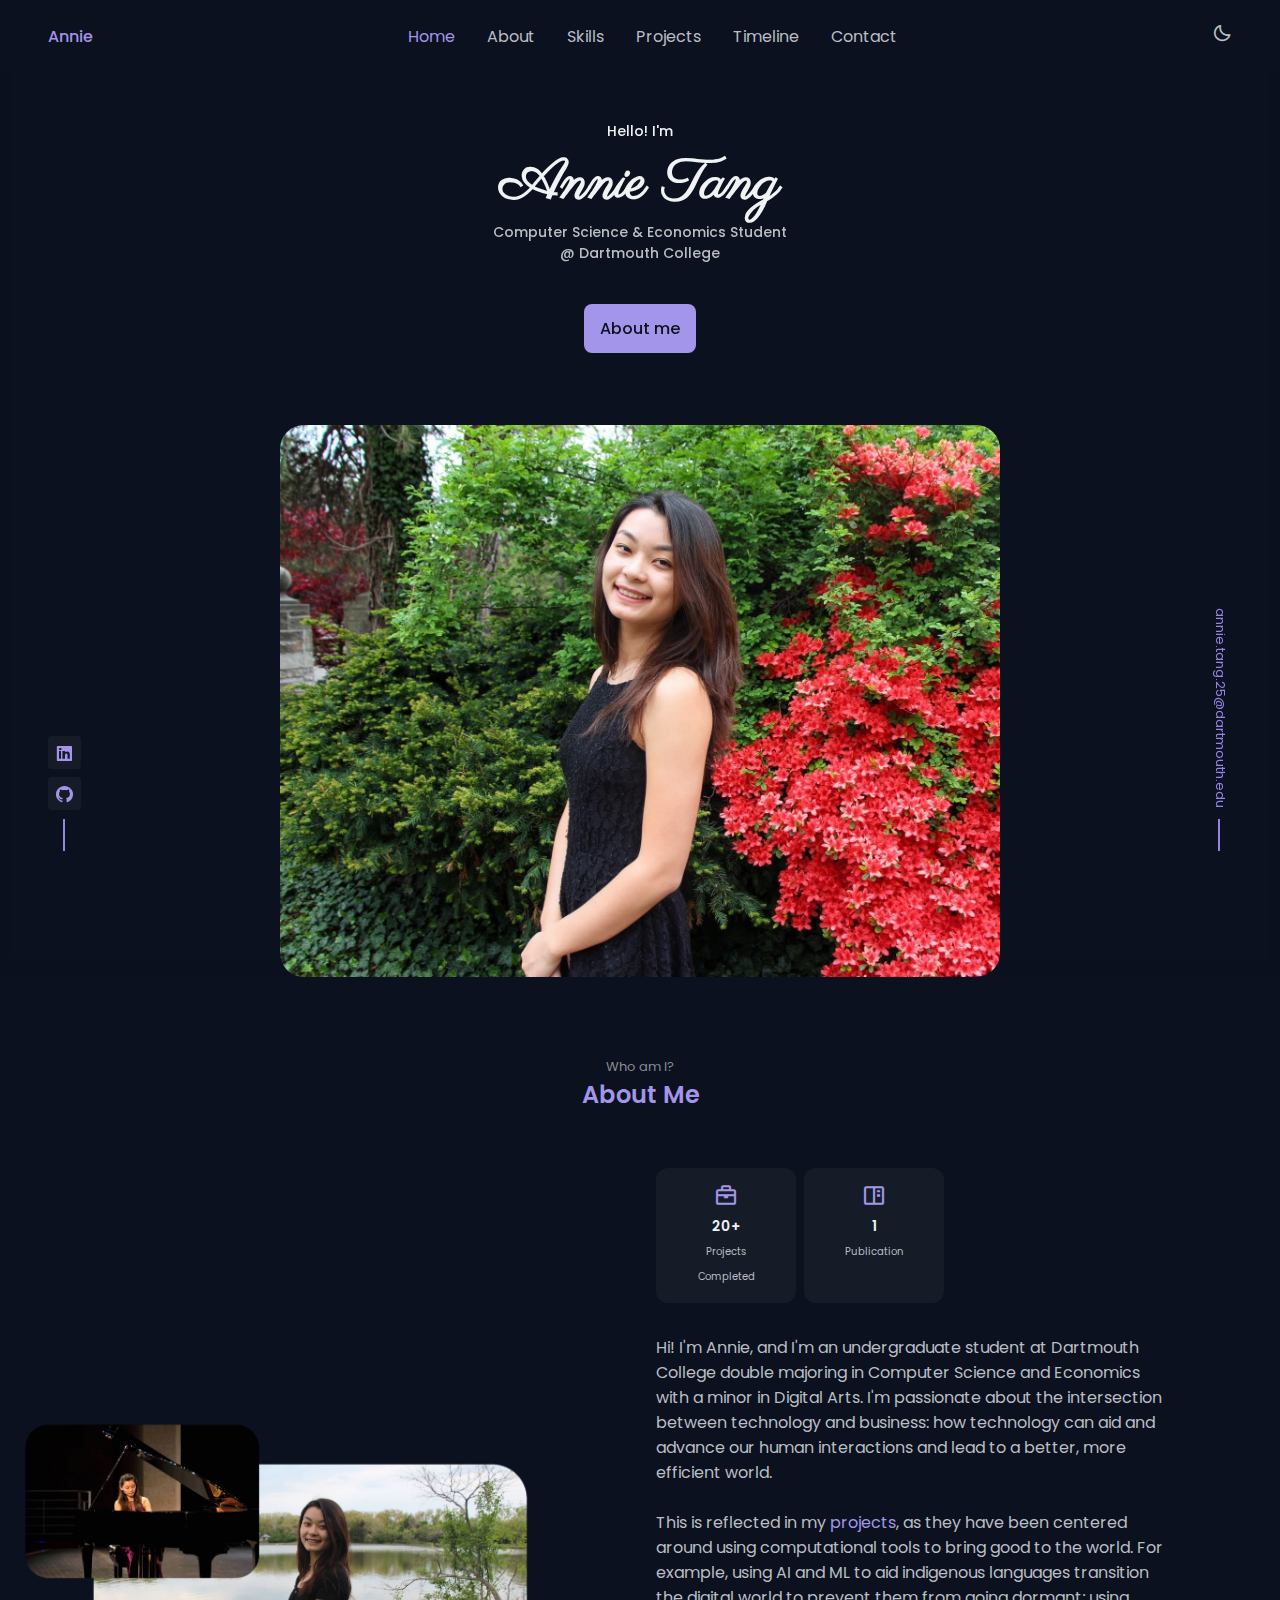
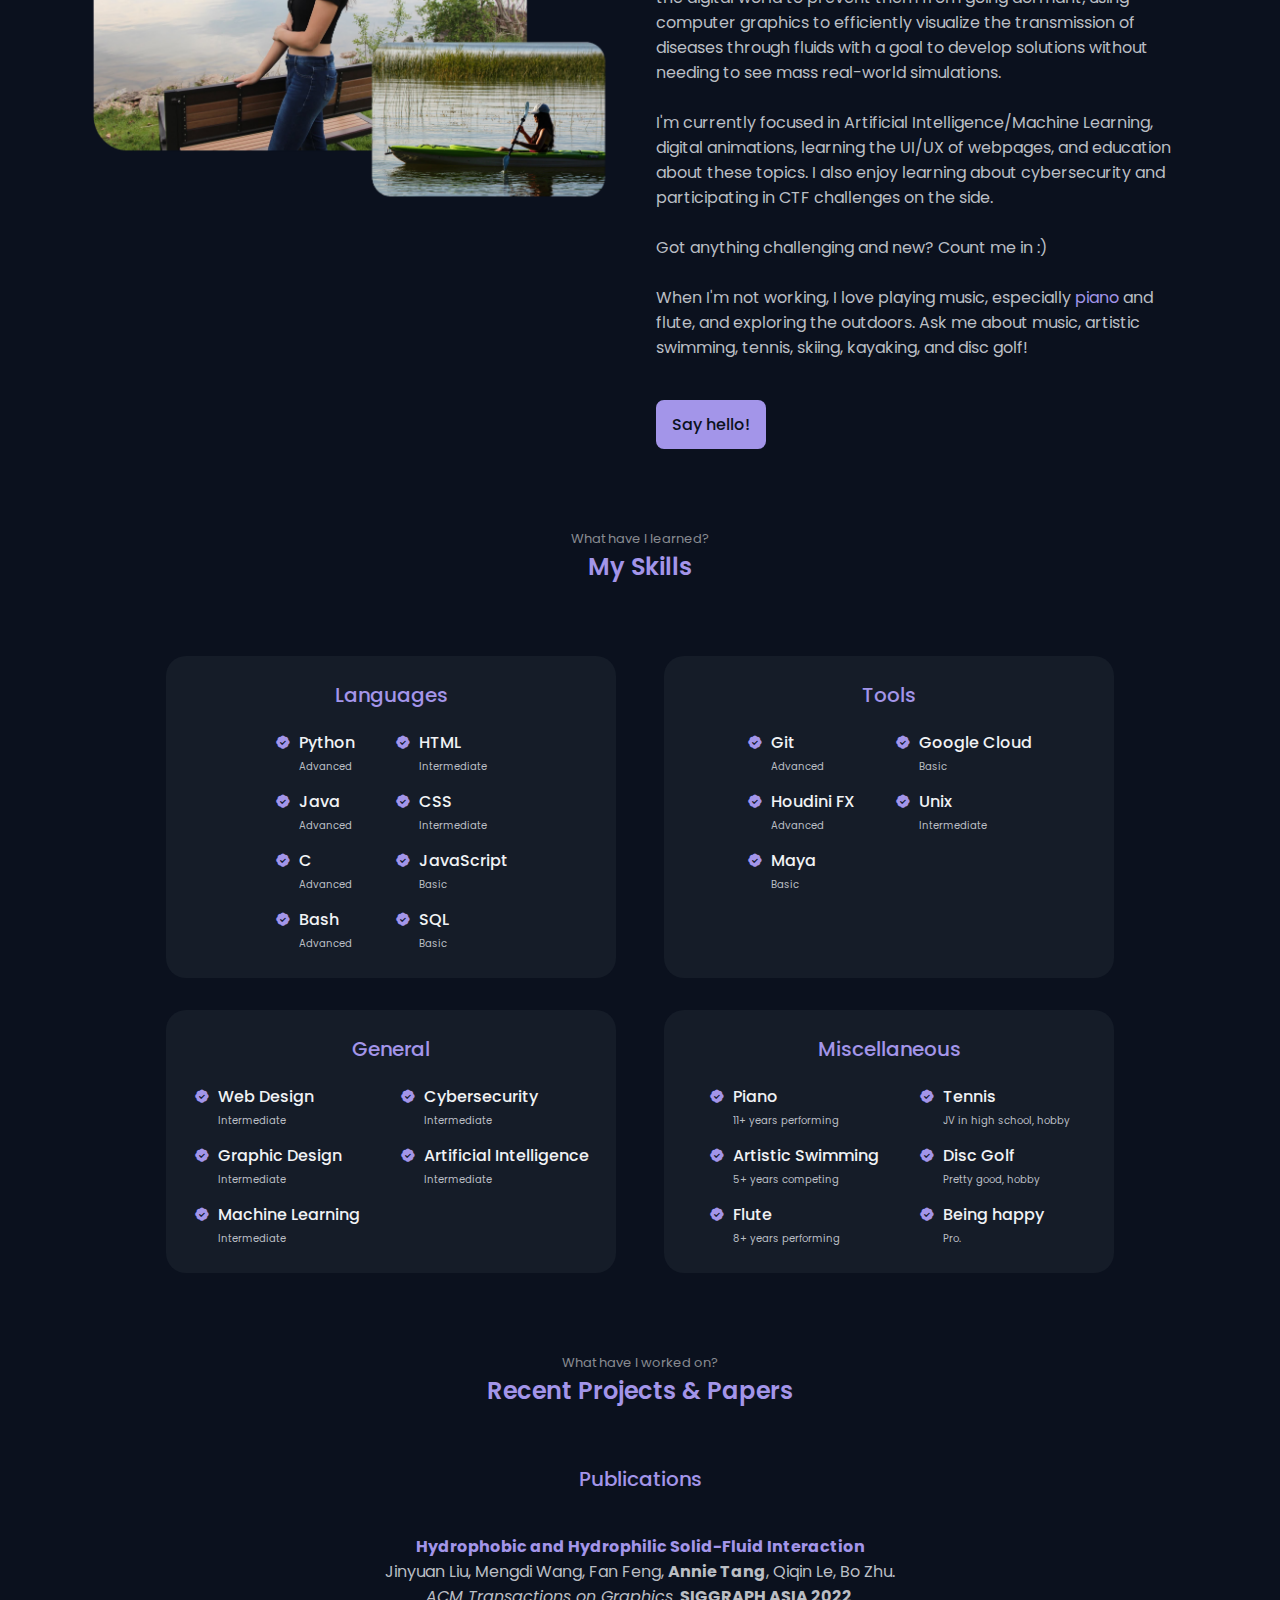
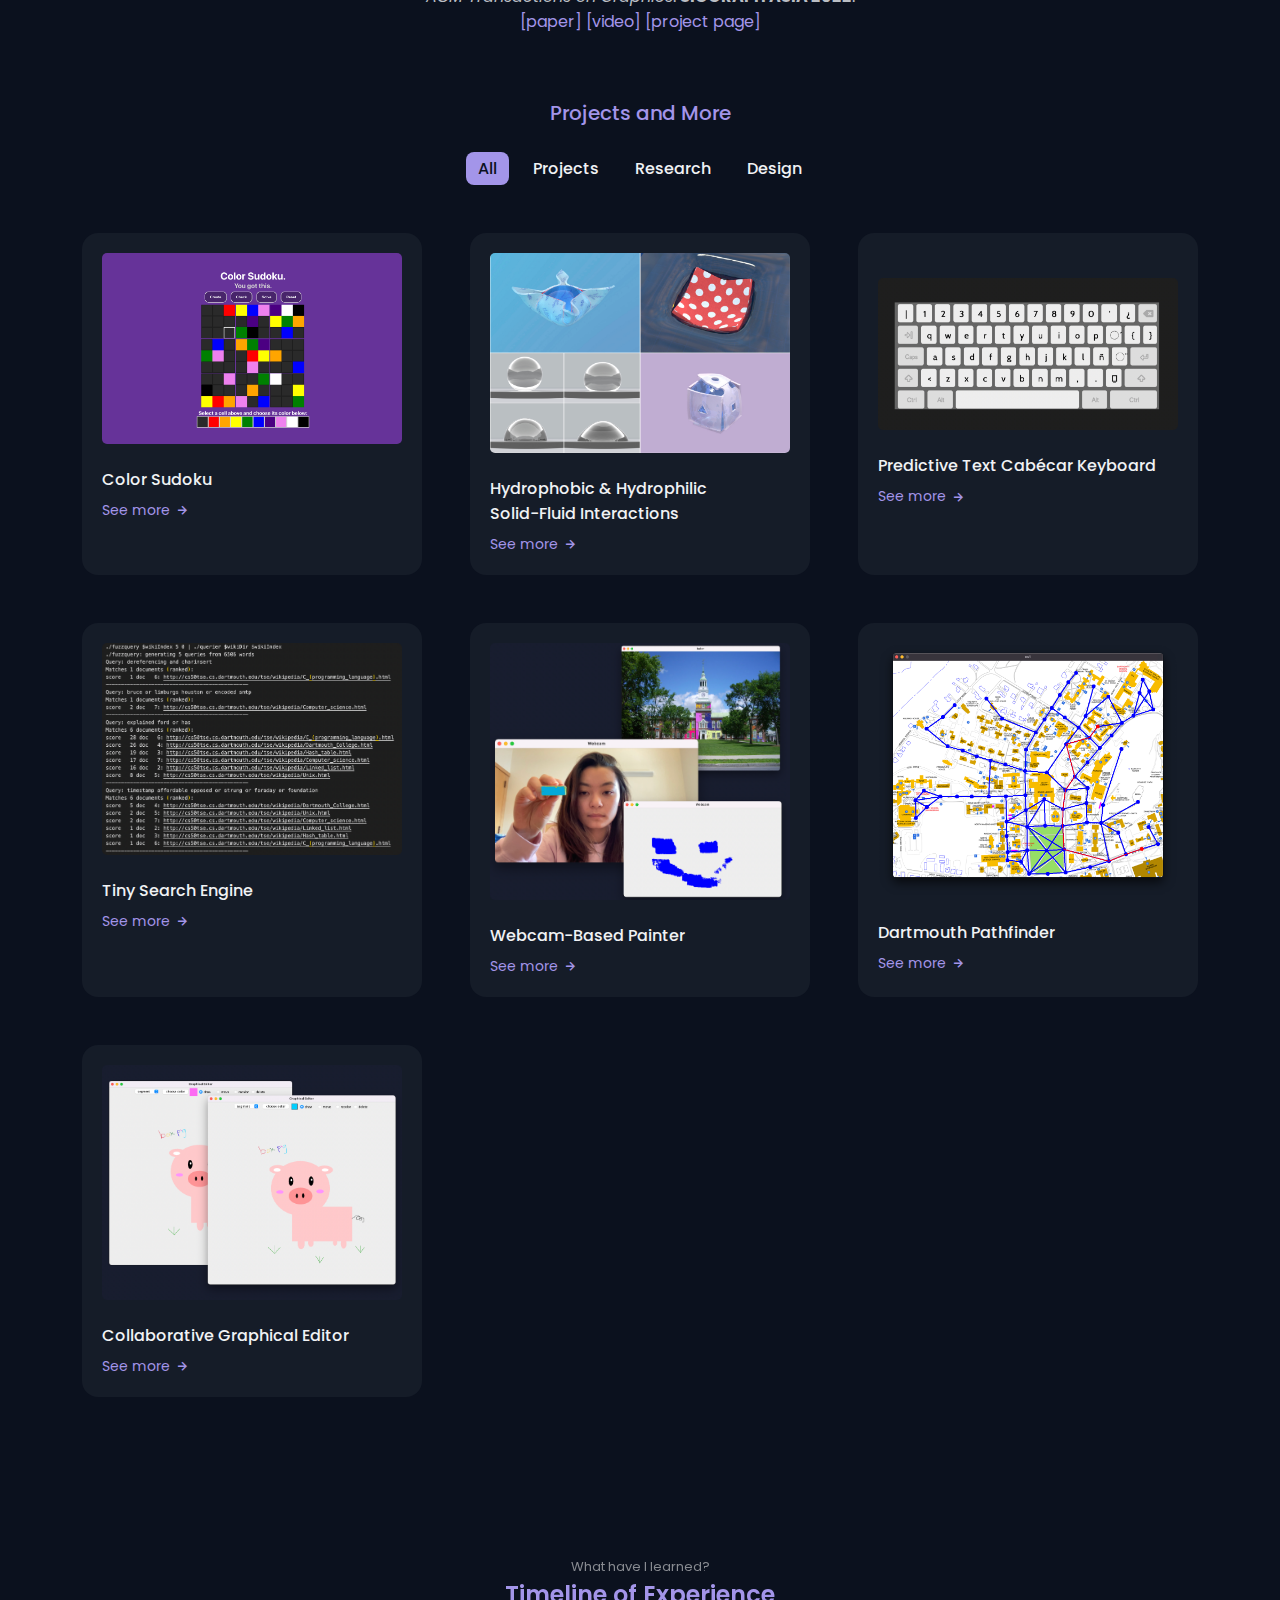
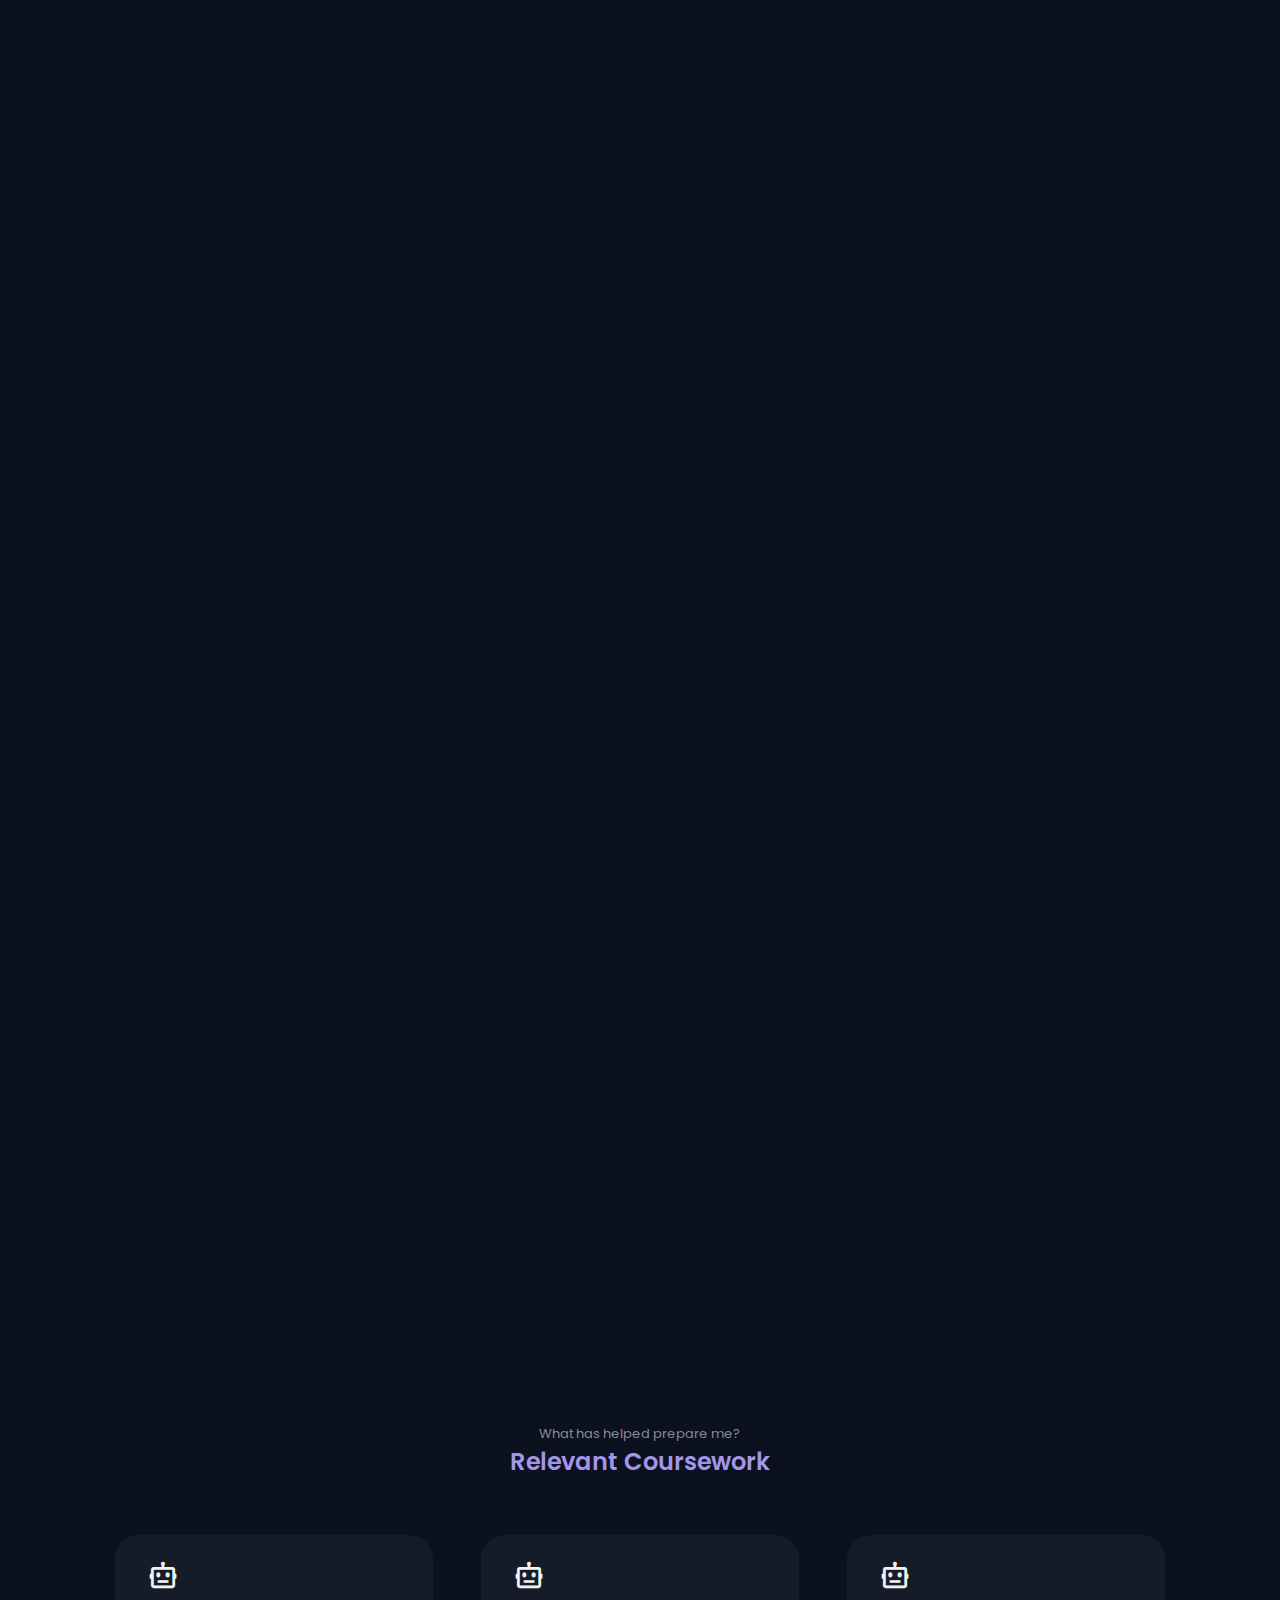
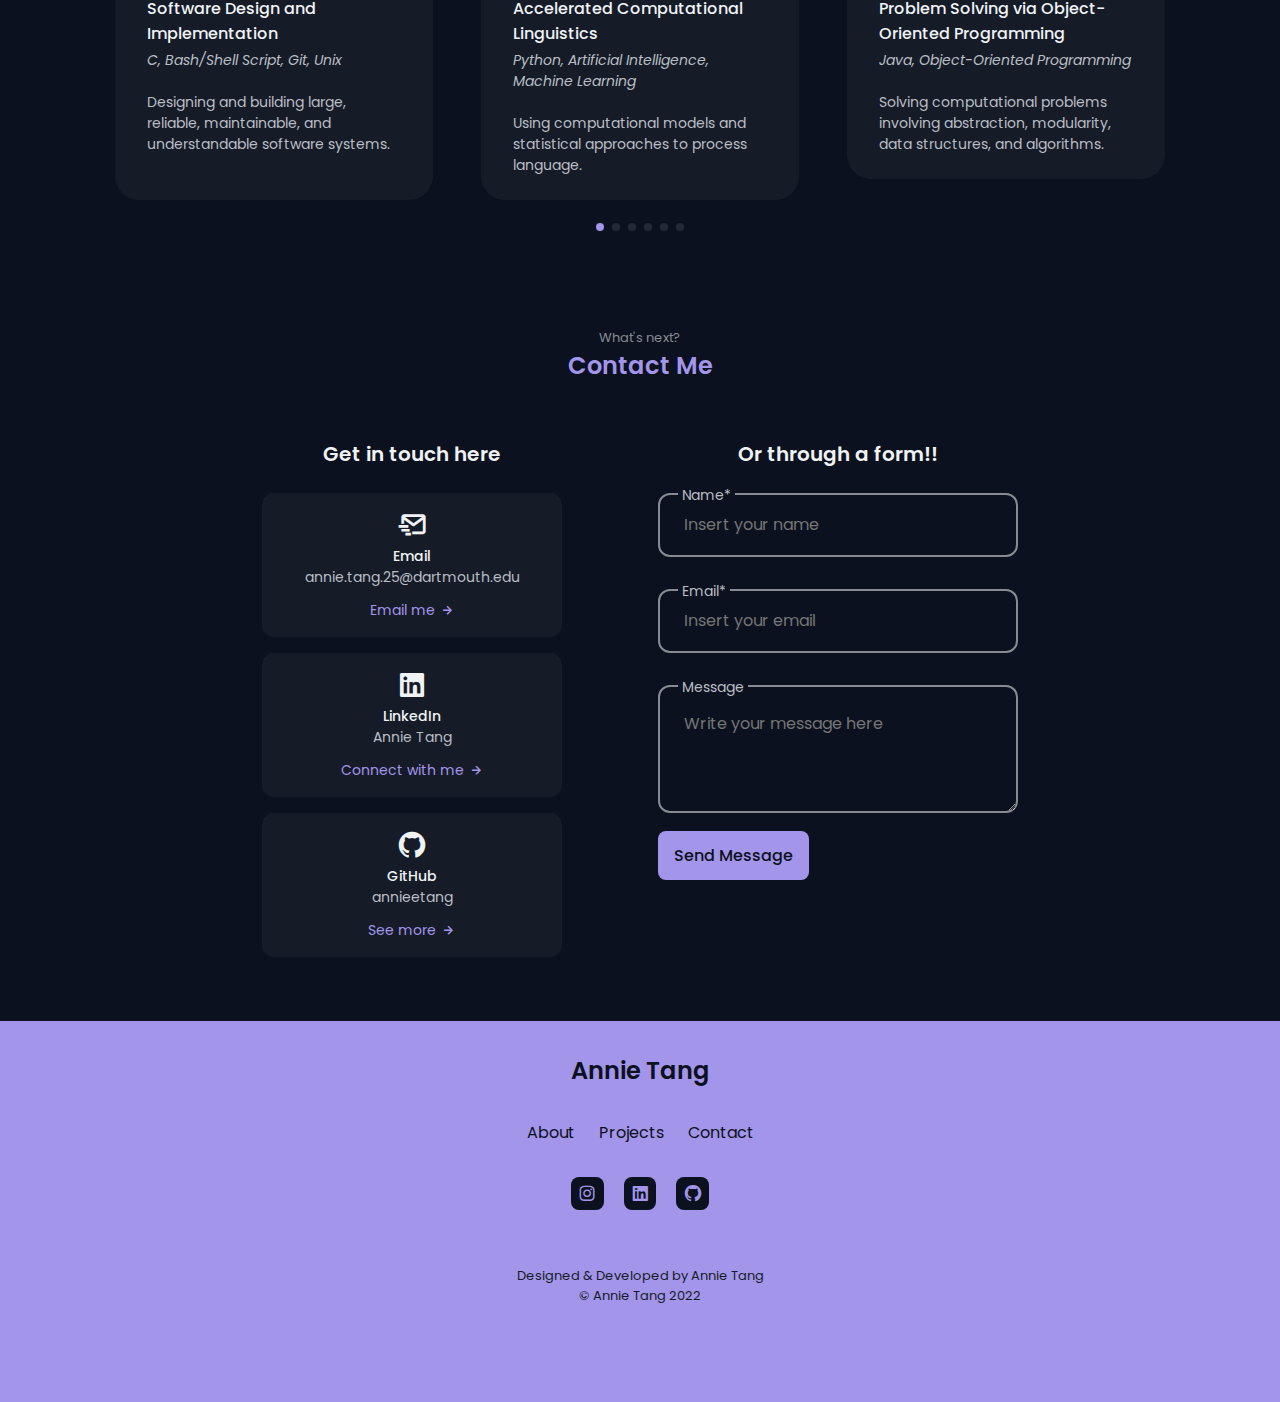
<file: index.html>
<!-- 
    Annie's Personal Website
    
    Annie Tang
    June 2022 - present 
-->

<!DOCTYPE html>
    <html lang="en">
    <head>
        <meta charset="UTF-8">
	    <meta name="author" content="Annie Tang">
        <meta name="viewport" content="width=device-width, initial-scale=1.0">

        <!--=============== FAVICON ===============-->
        <link rel="shortcut icon" href="assets/img/thicker_favicon.png" type="image/x-icon">

        <!--=============== BOXICONS ===============-->
        <link href='https://unpkg.com/boxicons@2.1.2/css/boxicons.min.css' rel='stylesheet'>

        <!--=============== SWIPER CSS ===============-->
        <link rel="stylesheet" href="assets/css/swiper-bundle.min.css">

        <!--=============== CSS ===============-->
        <link rel="stylesheet" href="assets/css/styles.css">
        <link rel="stylesheet" href="assets/css/success.css">

        <title> Annie Tang</title>
    </head>
    <body>
        <!--=============== HEADER ===============-->
        <header class="header" id="header">
            <nav class="nav container">
                <a href="#" class="nav__logo">Annie</a>

                <!-- top nav bar -->
                <div class="topnav">
                    <ul class="nav__list">
                        <li>
                            <a href="#home" class="topnav-links topnav-active">Home</a>
                        </li>
                        <li>
                            <a href="#about" class="topnav-links">About</a>
                        </li>
                        <li>
                            <a href="#skills" class="topnav-links">Skills</a>
                        </li>
                        <li>
                            <a href="#projects" class="topnav-links">Projects</a>
                        </li>
                        <li>
                            <a href="#timeline" class="topnav-links">Timeline</a>
                        </li>
                        <li>
                            <a href="#contact" class="topnav-links">Contact</a>
                        </li>
                    </ul>
                </div>

                <!-- bottom nav menu -->
                <div class="nav__menu">
                    <ul class="nav__list">
                        <li class="nav__item">
                            <a href="#home" class="nav__link active-link">
                                <i class='bx bx-home'></i>
                            </a>
                        </li>

                        <li class="nav__item">
                            <a href="#about" class="nav__link">
                                <i class='bx bx-user'></i>
                            </a>
                        </li>

                        <li class="nav__item">
                            <a href="#skills" class="nav__link">
                                <i class='bx bx-book'></i>
                            </a>
                        </li>

                        <li class="nav__item">
                            <a href="#projects" class="nav__link">
                                <i class='bx bx-briefcase-alt'></i>
                            </a>
                        </li>

                        <li class="nav__item">
                            <a href="#timeline" class="nav__link">
                                <i class='bx bxs-graduation'></i>
                            </a>
                        </li>

                        <li class="nav__item">
                            <a href="#contact" class="nav__link">
                                <i class='bx bx-message-rounded-detail'></i>
                            </a>
                        </li>
                    </ul>
                </div>
                
                <!-- Theme change button -->
                <div class="theme-tooltip">
                    <i class='bx bx-moon change-theme' id="theme-button"></i>
                    <span class="theme-tooltip-text">Light/Dark</span>
                </div>
            </nav>
        </header>

        <!--=============== MAIN ===============-->
        <main class="main">
            <!--=============== HOME ===============-->
            <section class="home section" id="home">
                <div class="bg"> 
                    <div class="home__container container grid"> 
                        <div class="home__data">
                            <br>
                            <span class="home__greeting">Hello! I'm</span>
                            <h1 class="home__name">Annie Tang</h1>
                            <h3 class="home__education">Computer Science & Economics Student <br> @ Dartmouth College</h3>
                            <div class="home__buttons">
                                <!-- <a download="" href="assets/pdf/resume.pdf" class="button button--ghost">
                                    Resume
                                </a> -->
                                <a href="#about" class="button">About me</a>
                            </div>
                        </div>
                        <img src="assets/img/about_pic.jpeg" alt="" class="home__img">
                        <!-- </div> -->

                        <div class="home__social">
                            <a href="https://www.linkedin.com/in/annietang25/" target="_blank" class="home__social-link">
                                <i class='bx bxl-linkedin-square' ></i>
                            </a>

                            <a href="https://github.com/annieetang" target="_blank" class="home__social-link">
                                <i class='bx bxl-github' ></i>
                            </a>
                        </div>
                        <a href="mailto:annie.tang.25@dartmouth.edu" class="home__email">
                            <span class="home__email-name">annie.tang.25@dartmouth.edu</span>
                        </a>
                    </div>
                </div>
            </section>
            
            <!--=============== ABOUT ===============-->
            <section class="about section" id="about">
                <span class="section__subtitle">Who am I?</span>
                <h2 class="section__title">About Me</h2>

                <div class="about__container container grid">
                    <img src="assets/img/annieCollage.png" alt="" class="about__img">

                    <div class="about__data">
                        <div class="about__info">

                            <div class="about__box">
                                <i class='bx bx-briefcase about__icon' ></i>
                                <h3 class="about__title">20+</h3>
                                <span class="about__subtitle">Projects Completed</span>
                            </div>

                            <div class="about__box">
                                <i class='bx bx-book-content about__icon'></i>
                                <h3 class="about__title">1</h3>
                                <span class="about__subtitle">Publication</span>
                            </div>
                        </div>

                        <p class="about__description">
                            Hi! I'm Annie, and I'm an undergraduate student at Dartmouth College double majoring in Computer Science and Economics with a minor in Digital Arts.
                            I'm passionate about the intersection between technology and business: how technology can aid and advance our human interactions and lead to a better, more efficient world.
                            <br><br>
                            This is reflected in my <a href="#projects" class="hyperlinks">projects</a>, as they have been centered around using computational tools to bring good to the world. For example, using AI and ML to aid indigenous languages transition the digital world to prevent them from going dormant; using computer graphics to efficiently visualize the transmission of diseases through fluids with a goal to develop solutions without needing to see mass real-world simulations.
                            <br><br>
                            I'm currently focused in Artificial Intelligence/Machine Learning, digital animations, learning the UI/UX of webpages, and education about these topics. I also enjoy learning about cybersecurity and participating in CTF challenges on the side. 
                            <br><br>
                            Got anything challenging and new? Count me in :)
                            <br><br>
                            When I'm not working, I love playing music, especially <a href="https://youtu.be/kiFnySL2PPo" class="hyperlinks">piano</a> and flute, and exploring the outdoors. Ask me about music, artistic swimming, tennis, skiing, kayaking, and disc golf!
                        </p>

                        <a href="#contact" class="button">Say hello!</a>
                    </div>
                </div>
            </section>

            <!--=============== SKILLS ===============-->
            <section class="skills section" id="skills">
                <span class="section__subtitle">What have I learned?</span>
                <h2 class="section__title">My Skills</h2>

                <div class="skills__container container grid">
                    <!-- Programming & Scripting Languages -->
                    <div class="skills__content">
                        <h3 class="skills__title">Languages</h3>

                        <div class="skills__box">
                            <div class="skills__group">
                                <div class="skills__data">
                                    <i class='bx bxs-badge-check' ></i>

                                    <div>
                                        <h3 class="skills__name">Python</h3>
                                        <span class="skills__level">Advanced</span>
                                    </div>
                                </div>

                                <div class="skills__data">
                                    <i class='bx bxs-badge-check' ></i>

                                    <div>
                                        <h3 class="skills__name">Java</h3>
                                        <span class="skills__level">Advanced</span>
                                    </div>
                                </div>

                                <div class="skills__data">
                                    <i class='bx bxs-badge-check' ></i>

                                    <div>
                                        <h3 class="skills__name">C</h3>
                                        <span class="skills__level">Advanced</span>
                                    </div>
                                </div>

                                <div class="skills__data">
                                    <i class='bx bxs-badge-check' ></i>

                                    <div>
                                        <h3 class="skills__name">Bash</h3>
                                        <span class="skills__level">Advanced</span>
                                    </div>
                                </div>
                            </div>

                            <div class="skills__group">
                                <div class="skills__data">
                                    <i class='bx bxs-badge-check' ></i>

                                    <div>
                                        <h3 class="skills__name">HTML</h3>
                                        <span class="skills__level">Intermediate</span>
                                    </div>
                                </div>

                                <div class="skills__data">
                                    <i class='bx bxs-badge-check' ></i>

                                    <div>
                                        <h3 class="skills__name">CSS</h3>
                                        <span class="skills__level">Intermediate</span>
                                    </div>
                                </div>

                                <div class="skills__data">
                                    <i class='bx bxs-badge-check' ></i>

                                    <div>
                                        <h3 class="skills__name">JavaScript</h3>
                                        <span class="skills__level">Basic</span>
                                    </div>
                                </div>

                                <div class="skills__data">
                                    <i class='bx bxs-badge-check' ></i>

                                    <div>
                                        <h3 class="skills__name">SQL</h3>
                                        <span class="skills__level">Basic</span>
                                    </div>
                                </div>
                            </div>
                        </div>
                    </div>

                    <!-- Technologies, Software & Environments -->
                    <div class="skills__content">
                        <h3 class="skills__title">Tools</h3>

                        <div class="skills__box">
                            <div class="skills__group">
                                <div class="skills__data">
                                    <i class='bx bxs-badge-check' ></i>

                                    <div>
                                        <h3 class="skills__name">Git</h3>
                                        <span class="skills__level">Advanced</span>
                                    </div>
                                </div>

                                <div class="skills__data">
                                    <i class='bx bxs-badge-check' ></i>

                                    <div>
                                        <h3 class="skills__name">Houdini FX</h3>
                                        <span class="skills__level">Advanced</span>
                                    </div>
                                </div>

                                <div class="skills__data">
                                    <i class='bx bxs-badge-check' ></i>

                                    <div>
                                        <h3 class="skills__name">Maya</h3>
                                        <span class="skills__level">Basic</span>
                                    </div>
                                </div>
                            </div>

                            <div class="skills__group">
                                <div class="skills__data">
                                    <i class='bx bxs-badge-check' ></i>

                                    <div>
                                        <h3 class="skills__name">Google Cloud</h3>
                                        <span class="skills__level">Basic</span>
                                    </div>
                                </div>

                                <div class="skills__data">
                                    <i class='bx bxs-badge-check' ></i>

                                    <div>
                                        <h3 class="skills__name">Unix</h3>
                                        <span class="skills__level">Intermediate</span>
                                    </div>
                                </div>
                            </div>
                        </div>
                    </div>

                    <!-- Other / General -->
                    <div class="skills__content">
                        <h3 class="skills__title">General</h3>

                        <div class="skills__box">
                            <div class="skills__group">
                                <div class="skills__data">
                                    <i class='bx bxs-badge-check' ></i>

                                    <div>
                                        <h3 class="skills__name">Web Design</h3>
                                        <span class="skills__level">Intermediate</span>
                                    </div>
                                </div>

                                <div class="skills__data">
                                    <i class='bx bxs-badge-check' ></i>

                                    <div>
                                        <h3 class="skills__name">Graphic Design</h3>
                                        <span class="skills__level">Intermediate</span>
                                    </div>
                                </div>

                                <div class="skills__data">
                                    <i class='bx bxs-badge-check' ></i>

                                    <div>
                                        <h3 class="skills__name">Machine Learning</h3>
                                        <span class="skills__level">Intermediate</span>
                                    </div>
                                </div>
                            </div>

                            <div class="skills__group">
                                <div class="skills__data">
                                    <i class='bx bxs-badge-check' ></i>

                                    <div>
                                        <h3 class="skills__name">Cybersecurity</h3>
                                        <span class="skills__level">Intermediate</span>
                                    </div>
                                </div>

                                <div class="skills__data">
                                    <i class='bx bxs-badge-check' ></i>

                                    <div>
                                        <h3 class="skills__name">Artificial Intelligence</h3>
                                        <span class="skills__level">Intermediate</span>
                                    </div>
                                </div>
                            </div>
                        </div>
                    </div>

                    <!-- Miscellaneous -->
                    <div class="skills__content">
                        <h3 class="skills__title">Miscellaneous</h3>

                        <div class="skills__box">
                            <div class="skills__group">
                                <div class="skills__data">
                                    <i class='bx bxs-badge-check' ></i>

                                    <div>
                                        <h3 class="skills__name">Piano</h3>
                                        <span class="skills__level">11+ years performing</span>
                                    </div>
                                </div>

                                <div class="skills__data">
                                    <i class='bx bxs-badge-check' ></i>

                                    <div>
                                        <h3 class="skills__name">Artistic Swimming</h3>
                                        <span class="skills__level">5+ years competing</span>
                                    </div>
                                </div>

                                <div class="skills__data">
                                    <i class='bx bxs-badge-check' ></i>

                                    <div>
                                        <h3 class="skills__name">Flute</h3>
                                        <span class="skills__level">8+ years performing</span>
                                    </div>
                                </div>
                            </div>

                            <div class="skills__group">
                                <div class="skills__data">
                                    <i class='bx bxs-badge-check' ></i>

                                    <div>
                                        <h3 class="skills__name">Tennis</h3>
                                        <span class="skills__level">JV in high school, hobby</span>
                                    </div>
                                </div>

                                <div class="skills__data">
                                    <i class='bx bxs-badge-check' ></i>

                                    <div>
                                        <h3 class="skills__name">Disc Golf</h3>
                                        <span class="skills__level">Pretty good, hobby</span>
                                    </div>
                                </div>

                                <div class="skills__data">
                                    <i class='bx bxs-badge-check' ></i>

                                    <div>
                                        <h3 class="skills__name">Being happy</h3>
                                        <span class="skills__level">Pro.</span>
                                    </div>
                                </div>
                            </div>
                        </div>
                    </div>
                </div>
            </section>

            <!--=============== PROJECTS (previously named WORK) ===============-->
            <section class="projects section" id="projects">
                <span class="section__subtitle">What have I worked on?</span>
                <h2 class="section__title">Recent Projects & Papers</h2>

                <!-- create separate section for this  -->
                <!-- publications  -->
                <div class="publications">
                    <h3 class="skills__title">Publications</h3>
                    <div class="publication__card">
                        <b>
                            <a href="" class="hyperlinks">
                                Hydrophobic and Hydrophilic Solid-Fluid Interaction
                            </a>
                        </b>
                        <br>
                        Jinyuan Liu, Mengdi Wang, Fan Feng, <b>Annie Tang</b>, Qiqin Le, Bo Zhu. 
                        <br>
                        <i>ACM Transactions on Graphics</i>.
                        <b>SIGGRAPH ASIA 2022</b>.
                        <br>
                        <a href="assets/files/hydrophobic_hydrophilic_sfi.pdf" class="hyperlinks">[paper]</a>
                        <a href="https://www.youtube.com/watch?v=X_nPvKjl5k0&ab_channel=CGDartmouth" class="hyperlinks">[video]</a>
                        <a href="https://jinyuan-liu.github.io/projects/2022hydro/" class="hyperlinks">[project page]</a>

                    </div>
                </div>

                <h3 class="skills__title">Projects and More</h3>

                <div class="work__filters">
                    <span class="work__item active-work" data-filter='all'>All</span>
                    <span class="work__item" data-filter='.projects'>Projects</span>
                    <span class="work__item" data-filter='.research'>Research</span>
                    <span class="work__item" data-filter='.design'>Design</span>
                </div>

                <div class="work__container container grid">
                    <!-- Color Sudoku  -->
                
                    <div class="work__card mix projects design">
                        <img src="assets/img/color-sudoku-fitted.png" alt="Screenshot of Color Sudoku Game we developed" class="work__img" id="work__modal__imgs">
                        
                        <h3 class="work__title">Color Sudoku</h3>

                        <span class="services__button">
                            See more <i class='bx bx-right-arrow-alt services__icon' ></i>
                        </span>

                        <div class="services__modal">
                            <div class="services__modal-content">
                                <i class='bx bx-x services__modal-close' ></i>

                                <h3 class="services__modal-title">Color Sudoku</h3>

                                <p class="services__modal-description">
                                    A fun, interactive spin on the traditional Sudoku puzzle where
                                    the numbers are colors while the rules remain the same.
                                    <br><br>
                                    Color Sudoku is the implemented version you see here. 
                                    We also created a Classic Sudoku Game that can be played in the console/terminal.
                                    <br><br>
                                    Check out the GitHub Project for more details!
                                </p>

                                <ul class="services__modal-list">
                                    <li class="services__modal-item">
                                        <i class='bx bx-check services__modal-icon'></i>
                                        <p class="services__modal-info">
                                            Color Sudoku + Classic Sudoku game with a creator and solver
                                        </p>
                                    </li>

                                    <li class="services__modal-item">
                                        <i class='bx bx-check services__modal-icon'></i>
                                        <p class="services__modal-info">
                                            Collaborated with two teammates as Project Manager & Deveoper and completed in two weeks
                                        </p>
                                    </li>

                                    <li class="services__modal-item">
                                        <i class='bx bx-check services__modal-icon'></i>
                                        <p class="services__modal-info">
                                            Playable on any device
                                        </p>
                                    </li>

                                    <li class="services__modal-item">
                                        <i class='bx bx-check services__modal-icon'></i>
                                        <p class="services__modal-info">
                                            Tools: C, Bash, HTML, CSS, JavaScript, Netlify
                                        </p>
                                    </li>

                                    <br>

                                    <div class="home__buttons">
                                        <a href="https://colorsudoku.netlify.app/" target="_blank" class="button">Play Here!</a>
                                        <a href="https://github.com/annieetang/color-sudoku" target="_blank" class="button">View Project on GitHub</a>
                                    </div>
                                </ul>
                            </div>
                        </div>
                    </div>

                    <!-- Hydrophobic & Hydrophilic Solid-Fluid Interaction  -->
                    <div class="work__card mix research design">
                        <img src="assets/img/teaser.jpg" alt="3D elastocapillarity models of hydrophobic and hydrophilic solid-fluid interactions" class="work__img" id="work__modal__imgs">

                        <h3 class="work__title">Hydrophobic & Hydrophilic<br>Solid-Fluid Interactions</h3>

                        <span class="services__button">
                            See more <i class='bx bx-right-arrow-alt services__icon' ></i>
                        </span>

                        <div class="services__modal">
                            <div class="services__modal-content">
                                <i class='bx bx-x services__modal-close' ></i>

                                <h3 class="services__modal-title">Physically-based Hydrophobic & Hydrophilic Solid-Fluid Interactions</h3>
                                <p class="services__modal-description">
                                    Research and a published paper with Professor Zhu and the <a href="http://vcl.cs.dartmouth.edu/" class="hyperlinks">Dartmouth Visual Computing Lab</a> that proposes a novel solid-fluid coupling method to capture the subtle hydrophobic and hydrophilic interctions between liquid, solid, and air at their multi-phase junctions.
                                </p>

                                <ul class="services__modal-list">
                                    <li class="services__modal-item">
                                        <i class='bx bx-check services__modal-icon'></i>
                                        <p class="services__modal-info">
                                            Accepted for publication in 2022 as a SIGGRAPH Paper.
                                            <!-- Put authors and link to paper after SIGGRAPH review -->
                                        </p>
                                    </li>

                                    <li class="services__modal-item">
                                        <i class='bx bx-check services__modal-icon'></i>
                                        <p class="services__modal-info">
                                            Collaborated with 5 graduate students and worked as a Graphic Designer for 12 fluid simulations capturing the solid-fluid coupling method.
                                        </p>
                                    </li>

                                    <li class="services__modal-item">
                                        <i class='bx bx-check services__modal-icon'></i>
                                        <p class="services__modal-info">
                                            Tools: Houdini VFX, Python
                                        </p>
                                    </li>

                                    <br>

                                    <div class="home__buttons">
                                        <a href="" target="_blank" class="button">Video</a>
                                        <a href="" target="_blank" class="button">Paper (in progress)</a>
                                    </div>
                                </ul>
                            </div>
                        </div>
                    </div>

                    <!-- Keyboard  -->
                    <div class="work__card mix research">
                        <br>
                        <img src="assets/img/cabecar_keyboard.png" alt="Cabecar keyboard" class="work__img" id="work__modal__imgs">
                        <br>
                        <h3 class="work__title">Predictive Text Cabécar Keyboard</h3>
                        <span class="services__button">
                            See more <i class='bx bx-right-arrow-alt services__icon' ></i>
                        </span>

                        <div class="services__modal">
                            <div class="services__modal-content">
                                <i class='bx bx-x services__modal-close' ></i>

                                <h3 class="services__modal-title">Predictive Text Cabécar Keyboard</h3>
                                <p class="services__modal-description">
                                    Improved the Cabécar keyboard that includes Predictive Text to encourage and empower speakers of Cabécar to use their own language and preserve linguistic diversity.
                                </p>

                                <ul class="services__modal-list">
                                    <li class="services__modal-item">
                                        <i class='bx bx-check services__modal-icon'></i>
                                        <p class="services__modal-info">
                                            Increased accuracy of Predictive Text by modifying the lexical model.
                                        </p>
                                    </li>

                                    <li class="services__modal-item">
                                        <i class='bx bx-check services__modal-icon'></i>
                                        <p class="services__modal-info">
                                            Worked as a Developer to add shortcuts and functionalities seen in popular keyboards like autocorrecting two spaces to ". " and auto-capitalization after a period.
                                        </p>
                                    </li>

                                    <li class="services__modal-item">
                                        <i class='bx bx-check services__modal-icon'></i>
                                        <p class="services__modal-info">
                                            Tools: Keyman Developer
                                        </p>
                                    </li>

                                    <div class="home__buttons">
                                        <a href="https://keyman.com/keyboards/cabecar" target="_blank" class="button">View Keyboard</a>
                                        <a href="https://github.com/annieetang/keyboards" target="_blank" class="button">View on GitHub</a>
                                    </div>
                                </ul>
                            </div>
                        </div>
                    </div>

                    <!-- Tiny Search Engine -->
                    <div class="work__card mix projects">
                        <img src="assets/img/TSE.png" alt="input and output of the Tiny Search Engine" class="work__img" id="work__modal__imgs">

                        <h3 class="work__title">Tiny Search Engine</h3>

                        <span class="services__button">
                            See more <i class='bx bx-right-arrow-alt services__icon' ></i>
                        </span>

                        <div class="services__modal">
                            <div class="services__modal-content">
                                <i class='bx bx-x services__modal-close' ></i>

                                <h3 class="services__modal-title">Tiny Search Engine</h3>
                                <p class="services__modal-description">
                                    Want to use a search engine other than Google? Try mine! A mini search engine that you can use to search a domain for words and I'll return you the score of the pages' relevance (aka how many words matched your query)
                                </p>

                                <ul class="services__modal-list">
                                    <li class="services__modal-item">
                                        <i class='bx bx-check services__modal-icon'></i>
                                        <p class="services__modal-info">
                                            Three parts for functionality: crawler, indexer, and querier
                                        </p>
                                    </li>

                                    <li class="services__modal-item">
                                        <i class='bx bx-check services__modal-icon'></i>
                                        <p class="services__modal-info">
                                            Tools: C, Bash, Linux
                                        </p>
                                    </li>
                                </ul>
                            </div>
                        </div>
                    </div>

                    <!-- Webcam-based painting program  -->
                    <div class="work__card mix projects">
                        <img src="assets/img/webcam_proj.png" alt="three photos of the webcam based painting program, one with live webcam, one with photo, and one with the drawing output" class="work__img" id="work__modal__imgs">

                        <h3 class="work__title">Webcam-Based Painter</h3>

                        <span class="services__button">
                            See more <i class='bx bx-right-arrow-alt services__icon' ></i>
                        </span>

                        <div class="services__modal">
                            <div class="services__modal-content">
                                <i class='bx bx-x services__modal-close' ></i>

                                <h3 class="services__modal-title">Webcam-Based Painter</h3>
                                <p class="services__modal-description">
                                    Want to paint something on your screen when FaceTiming with a friend? This webcam-based painting program is perfect for you. This program uses some portion of the image as a "paintbrush" and moving it on the screen will leave a trail of color. This program can also take an image and randomly recolors the largest portions if you ever wanted to make some graffiti without getting arrested.
                                </p>

                                <ul class="services__modal-list">
                                    <li class="services__modal-item">
                                        <i class='bx bx-check services__modal-icon'></i>
                                        <p class="services__modal-info">
                                            Developed based on a region growing/flood fill algorithm.
                                        </p>
                                    </li>

                                    <li class="services__modal-item">
                                        <i class='bx bx-check services__modal-icon'></i>
                                        <p class="services__modal-info">
                                            Tools: Java
                                        </p>
                                    </li>
                                </ul>
                            </div>
                        </div>
                    </div>

                    <!-- Dartmouth pathfinder  -->
                    <div class="work__card mix projects">
                        <img src="assets/img/pathfinder.png" alt="map of Dartmouth College highlighting the shortest path from point A to B" class="work__img" id="work__modal__imgs">

                        <h3 class="work__title">Dartmouth Pathfinder</h3>

                        <span class="services__button">
                            See more <i class='bx bx-right-arrow-alt services__icon' ></i>
                        </span>

                        <div class="services__modal">
                            <div class="services__modal-content">
                                <i class='bx bx-x services__modal-close' ></i>

                                <h3 class="services__modal-title">Dartmouth Pathfinder</h3>
                                <p class="services__modal-description">
                                    Ever wanted to find the shortest path to get to class with as little time needed? The Dartmouth Pathfinder is for you. Pick two points on the map and it'll find the shortest path from official walkways, so it doesn't include J-walking or cutting through grass.
                                </p>

                                <ul class="services__modal-list">
                                    <li class="services__modal-item">
                                        <i class='bx bx-check services__modal-icon'></i>
                                        <p class="services__modal-info">
                                            Uses BFS with backchaining to find the shortest path.
                                        </p>
                                    </li>

                                    <li class="services__modal-item">
                                        <i class='bx bx-check services__modal-icon'></i>
                                        <p class="services__modal-info">
                                            Tools: Python
                                        </p>
                                    </li>
                                </ul>
                            </div>
                        </div>
                    </div>

                    <!-- Collaborative Graphical Editor  -->
                    <div class="work__card mix projects">
                        <img src="assets/img/collab_editor.png" alt="display of a box pig drawn by two students using a collaborative graphical editor" class="work__img" id="work__modal__imgs">

                        <h3 class="work__title">Collaborative Graphical Editor</h3>

                        <span class="services__button">
                            See more <i class='bx bx-right-arrow-alt services__icon' ></i>
                        </span>

                        <div class="services__modal">
                            <div class="services__modal-content">
                                <i class='bx bx-x services__modal-close' ></i>

                                <h3 class="services__modal-title">Collaborative Graphical Editor</h3>
                                <p class="services__modal-description">
                                    A collaborative graphical editor that can have multiple simultaneous editors on the same document, a large variety of colors to choose from, and can handle multiple objects at a time. 
                                </p>

                                <ul class="services__modal-list">
                                    <li class="services__modal-item">
                                        <i class='bx bx-check services__modal-icon'></i>
                                        <p class="services__modal-info">
                                            Gives you the creative freedom to draw anything your heart desires
                                        </p>
                                    </li>

                                    <li class="services__modal-item">
                                        <i class='bx bx-check services__modal-icon'></i>
                                        <p class="services__modal-info">
                                            Shape objects to draw include rectangles, line segments, ellipses, and free hand of course.
                                        </p>
                                    </li>

                                    <li class="services__modal-item">
                                        <i class='bx bx-check services__modal-icon'></i>
                                        <p class="services__modal-info">
                                            Tools: Java
                                        </p>
                                    </li>
                                </ul>
                            </div>
                        </div>
                    </div>
                </div>

                <div id="work__modal" class="modal">
                    <span class="close"><i class='bx bx-x'></i></span>
                    <img class="modal-content" id="img01">
                    <div id="caption"></div>
                </div>
            </section>

            <!--=============== TIMELINE / WORK EXPERIENCE ===============-->
            <section class="timeline section" id="timeline">
                <div class="timeline__container container">
                    <span class="timeline__subtitle">What have I learned?</span>
                    <h2 class="timeline__title">Timeline of Experience</h2>

                    <div class="timeline">
                        <div class="line"></div>

                        <!-- Revize -->
                        <div class="timeline__section">
                            <div class="bead"></div>
                            <div class="timeline__content">
                                <button type="button" class="collapsible">
                                    <h3>Summer 2022 - Present</h3>
                                    <h2>
                                        <a href="https://www.revize.com/" target="_blank" class="hyperlinks">Revize.</a>
                                    </h2>
                                    <h3>The Government Website Experts</h3>
                                    <h3>
                                        <em>Troy, MI</em>
                                    </h3>
                                    <h3>Quality Analyst Intern</h3>
                                </button>
                                <div class="content">
                                    <p>
                                        Returned this summer to intern with the Quality Analyst Team and Data Migration Team where I collaborate with clients to redesign and restructure their current government webpages (sitemaps, specifically) through using Microsoft Office tools. I regularly communicate with clients by conducting the first meeting for this phase of the project and guiding them step by step through creating a website layout that's clear, user-friendly, and makes their vision come to life. 
                                        <br><br>
                                        Communication happens through phone call, Zoom meetings, and email. Through these bi-weekly meetings (on average) with the clients, we discuss how the process is going on either side and resolve any issues. I currently have 16 ongoing projects with clients and am in the middle of developing an algorithm to help digitize a portion of our phase that can make this phase easier on both the clients and our company.
                                    </p>
                                    <br>
                                    <p>
                                        <em>Why I work here?</em>
                                        <br>
                                        To aid governments in developing user friendly, accessible, and beautiful webpages with the latest technology to strengthen the connection between the government and the people.
                                    </p>
                                </div>
                            </div>
                        </div>
                        
                        <!-- Juni -->
                        <div class="timeline__section">
                            <div class="bead"></div>
                            <div class="timeline__content">
                                <button type="button" class="collapsible">
                                    <h3>Summer 2022 - Present</h3>
                                    <h2>
                                        <a href="https://junilearning.com/" target="_blank" class="hyperlinks">Juni Learning</a>
                                    </h2>
                                    <h3>
                                        <em>Remote</em>
                                    </h3>
                                    <h3>Computer Science Instructor</h3>
                                </button>
                                <div class="content">
                                    <p>
                                        Working as a computer science instructor for Python and Java, mentoring students from ages 8-17 on computational topics ranging from Introductory Python to Artificial Intelligence.
                                    </p>
                                    <br>
                                    <p>
                                        <em>Why I work here?</em>
                                        <br>
                                        To teach the generations of our future the latest technology and tools so they can take it and run with it.
                                    </p>
                                </div>
                            </div>
                        </div>

                        <!-- GS -->
                        <div class="timeline__section">
                            <div class="bead"></div>
                            <div class="timeline__content">
                                <button type="button" class="collapsible">
                                    <h3>June 2022</h3>
                                    <h2>
                                        <a href="https://www.goldmansachs.com/" target="_blank" class="hyperlinks">Goldman Sachs Virtual Insight Series</a>
                                    </h2>
                                    <h3>
                                        <em>Virtual</em>
                                    </h3>
                                </button>
                                <div class="content">
                                    <p>
                                        Selected out of 10,000 applicants to partake in a four-week long 2022 Insight Series to learn more about the financial service industries. This series provided opportunities to learn about the different departments at Goldman Sachs and prepared me for the world of investment banking and private equity.
                                    </p>
                                </div>
                            </div>
                        </div>

                        <!-- Keyboard  -->
                        <div class="timeline__section">
                            <div class="bead"></div>
                            <div class="timeline__content">
                                <button type="button" class="collapsible">
                                    <h3>Spring 2022</h3>
                                    <h2>
                                        <a href="https://linguistics.dartmouth.edu/" target="_blank" class="hyperlinks">Computational Linguistic in Indigenous Languages Team</a>
                                    </h2>
                                    <h3>
                                        <em>Hanover, NH</em>
                                    </h3>
                                    <h3>Lead Developer</h3>
                                </button>
                                <div class="content">
                                    <p>
                                        Worked with Assistant Professor Rolando Coto Solano as the lead developer in creating an open-source keyboard with predictive text for Bribri, the indigenous Costa Rican language (see 
                                        <a href="#projects" class="hyperlinks">Projects</a>). This project is part of a larger study in the Indigenous Languages, specifically the Costa Rican indigenous languages, to increase the computational resources to study these languages and digitize them, so indigenous languages like these will not go dormant.
                                        <br><br>
                                        This was created using the <a href="https://keyman.com/developer/" target="_blank" class="hyperlinks">Keyman Developer</a> open-source resources. I also assisted in improving the functionality and UI/UX for the Cabécar and Cook Islands Māori keyboards. I will continue the development of the Bribri keyboard in Fall 2022.
                                    </p>
                                    <br>
                                    <p>
                                        <em>Why I worked here?</em>
                                        <br>
                                        To help indigenous and minority languages stay thriving by increasing their digital resources, and maintain our diverse world of languages.
                                    </p>
                                </div>
                            </div>
                        </div>
                        
                        <!-- SimpleX  -->
                        <div class="timeline__section">
                            <div class="bead"></div>
                            <div class="timeline__content">
                                <button type="button" class="collapsible">
                                    <h3>2022 - Present</h3>
                                    <h2>
                                        <a href="http://vcl.cs.dartmouth.edu/" target="_blank" class="hyperlinks">Dartmouth Visual Computing Lab</a>
                                    </h2>
                                    <h3>
                                        <em>Hanover, NH</em>
                                    </h3>
                                    <h3>Graphic Designer & Developer</h3>
                                </button>
                                <div class="content">
                                    <p>
                                        As a Women in Science Project first-year undergraduate researcher, I was part of Assistant Professor Bo Zhu's SimpleX team where I research the intersection of computer graphics, computational physics, and scientific machine learning. My main work focused on reproducing the beauty and complexity of fluids through using high-performance and high-fidelity algorithms. 
                                        <br><br>
                                        After joining in Winter Term of my first year, I collaborated with five graduate students to publish a SIGGRAPH Technical Paper about the Hydrophobic and Hydrophilic Solid-Fluid Interactions in three months (see 
    
                                        <a href="#projects" class="hyperlinks">Projects</a>),
                                        and my main contribution was designing and rendering 12 elastocapillarity models that solve the interfacial physics between liquid, air, and deformable solids by dynamically tracking their contact lines.
                                        <br><br> 
                                        I will return in Fall 2022 to continue my work in fluid graphics.
                                    </p>
                                    <br>
                                    <p>
                                        <em>Why I work here?</em>
                                        <br>
                                        To help advance the ability to produce real world simulations, specifically reproducing how disease is transmitted through fluids. By accurately simulating this, we hope to increase the chances of preventing infectious disease transmission before it's too late.
                                    </p>
                                </div>
                            </div>
                        </div>
                        
                        <!-- Dartmouth Education  -->
                        <div class="timeline__section">
                            <div class="bead"></div>
                            <div class="timeline__content">
                                <button type="button" class="collapsible">
                                    <h3>2021 - Present</h3>
                                    <h2>
                                        <a href="https://home.dartmouth.edu/" target="_blank" class="hyperlinks">Dartmouth College</a>
                                    </h2>
                                    <h3>
                                        <em>Hanover, NH</em>
                                    </h3>
                                </button>
                                <div class="content">
                                    <p>
                                        Attending Dartmouth College as the class of 2025, pursuing an undergraduate degree with a double major in Computer Science and Economics.
                                        <br><br>
                                        Favorite activities so far: Dartmouth Cybersecurity Society, Dartmouth College Wind Ensemble, Dartmouth Outing Club, Women in Business, Women in Computer Science
                                    </p>
                                </div>
                            </div>
                        </div>

                        <!-- Revize round 1 -->
                        <div class="timeline__section">
                            <div class="bead"></div>
                            <div class="timeline__content">
                                <button type="button" class="collapsible">
                                    <h3>Summer 2021</h3>
                                    <h2>
                                        <a href="https://www.revize.com/" target="_blank" class="hyperlinks">Revize.</a>
                                    </h2>
                                    <h3>The Government Website Experts</h3>
                                    <h3>
                                        <em>Troy, MI</em>
                                    </h3>
                                    <h3>Project Management & Customer Support Intern</h3>
                                </button>
                                <div class="content">
                                    <p>
                                        I Interned at Revize, a software company focused on developing government websites in the summer of 2021 where I was an intern for the Project Management Team and the Customer Support Team. I monitored the company's support portal and contacted coworkers on any outstanding client-reported issues. I assisted four Project Managers in testing, creating, and designing 28 client webpages and communicated with the clients along the process about upcoming scheduled training meetings.
                                    </p>
                                </div>
                            </div>
                        </div>

                        <!-- J-Ro  -->
                        <!-- <div class="timeline__section">
                            <div class="bead"></div>
                            <div class="timeline__content">
                                <button type="button" class="collapsible">
                                    <h3>2020-2021</h3>
                                    <h2>
                                        <a href="https://www.jropro.com/" target="_blank" class="hyperlinks">J-Ro School of Music</a>
                                    </h2>
                                    <h3>
                                        <em>Troy, MI</em>
                                    </h3>
                                </button>
                                <div class="content">
                                    <p>
                                        Worked as a piano instructor and instructed seven children ages 9-16 with piano skills ranging from beginning to advanced, and prepared them for performances in studio-held concerts. 
                                        <br><br>
                                        I also assisted in organizing student lesson schedules, monitoring student practce times, and recorded student repertoire. Finally, I assisted the CEO in developing a new friendly annual competition/event for the students to partake and donated over 50 trophies to be prizes.
                                    </p>
                                </div>
                            </div>
                        </div> -->

                        <!-- TCE  -->
                        <!-- <div class="timeline__section">
                            <div class="bead"></div>
                            <div class="timeline__content">
                                <button type="button" class="collapsible">
                                    <h3>2019-2020</h3>
                                    <h2>
                                        <a href="https://www.troyceonline.com/" target="_blank" class="hyperlinks">Troy Continuing Education</a>
                                    </h2>
                                    <h3>
                                        <em>Troy, MI</em>
                                    </h3>
                                </button>
                                <div class="content">
                                    <p>
                                        Worked as a swim instructor and lifeguard part-time during the school year and full-time during the summers. I led various levels of swim lessons for children, teenagers, and adults and designed the curricula to fulfill each level's requirements. 
                                        <br><br>
                                        In addition to teaching, I also assisted in managing the instructors' and lifeguards' shifts, and refactored the existing scheduling system to improve communication between staff, resulting in smoother transitions between classes.
                                    </p>
                                </div>
                            </div>
                        </div> -->

                        <!-- FC  -->
                        <!-- <div class="timeline__section">
                            <div class="bead"></div>
                            <div class="timeline__content">
                                <button type="button" class="collapsible">
                                    <h3>2018-2021</h3>
                                    <h2>
                                        <a href="https://www.friendshipcircle.org/" target="_blank" class="hyperlinks">The Friendship Circle</a>
                                    </h2>
                                    <h3>
                                        <em>West Bloomfield Township, MI</em>
                                    </h3>
                                </button>
                                <div class="content">
                                    <p>
                                        From 2018-2021, I volunteered at the Friendship Circle to be buddies with children and people who have Autism Spectrum Disorder. I led, aided, and accompanied individuals and groups to museum field trips, parks and playgrounds, and led weekly crafts and communication-building and bonding activities.
                                    </p>
                                </div>
                            </div>
                        </div> -->

                        <!-- Troy High Education  -->
                        <div class="timeline__section">
                            <div class="bead"></div>
                            <div class="timeline__content">
                                <button type="button" class="collapsible">
                                    <h3>2017-2021</h3>
                                    <h2>
                                        <a href="https://www.troycolts.org/" target="_blank" class="hyperlinks">Troy High School</a>
                                    </h2>
                                    <h3>
                                        <em>Troy, MI</em>
                                    </h3>
                                </button>
                                <div class="content">
                                    <p>
                                        Graduated Summa Cum Laude as part of the Class of 2021, with a 4.0/4.0 unweighted GPA and a perfect ACT Score. I was also part of the National Honor Society and received the Presidential Award. 
                                        <br> <br>
                                        Favorite activities: Varsity Synchronized Swimming, Troy Colt Marching Band, JV Girls Tennis 
                                    </p>
                                </div>
                            </div>
                        </div>
                    </div>
                </div>
            </section>

            <!--=============== RELEVANT COURSEWORK ===============-->
            <section class="testimonial section">
                <span class="section__subtitle">What has helped prepare me?</span>
                <h2 class="section__title">Relevant Coursework</h2>

                <div class="testimonial__container container swiper">
                    <div class="swiper-wrapper">

                        <!-- CS 50  -->
                        <div class="testimonial__card swiper-slide">
                            <i class='bx bx-bot contact__card-icon'></i>
                            <!-- <img src="assets/img/testimonial1.png" alt="" class="testimonial__img"> -->

                            <h3 class="testimonial__name">Software Design and Implementation</h3>
                            <p class="testimonial__description">
                                <em>C, Bash/Shell Script, Git, Unix</em>
                                <br><br>
                                Designing and building large, reliable, maintainable, and understandable software systems.
                                <br><br>
                            </p>
                        </div>

                        <!-- CS72/LING48  -->
                        <div class="testimonial__card swiper-slide">
                            <i class='bx bx-bot contact__card-icon'></i>
                            <!-- <img src="assets/img/testimonial2.png" alt="" class="testimonial__img"> -->

                            <h3 class="testimonial__name">Accelerated Computational Linguistics</h3>
                            <p class="testimonial__description">
                                <em>Python, Artificial Intelligence, Machine Learning</em>
                                <br><br>
                                Using computational models and statistical approaches to process language.
                            </p>
                        </div>

                        <!-- CS 10 -->
                        <div class="testimonial__card swiper-slide">
                            <i class='bx bx-bot contact__card-icon'></i>
                            <!-- <img src="assets/img/testimonial3.png" alt="" class="testimonial__img"> -->

                            <h3 class="testimonial__name">Problem Solving via Object-Oriented Programming</h3>
                            <p class="testimonial__description">
                                <em>Java, Object-Oriented Programming</em>
                                <br><br>
                                Solving computational problems involving abstraction, modularity, data structures, and algorithms.
                            </p>
                        </div>

                        <!-- ECON 24  -->
                        <div class="testimonial__card swiper-slide">
                            <i class='bx bxs-business contact__card-icon'></i>
                            <!-- <img src="assets/img/testimonial3.png" alt="" class="testimonial__img"> -->

                            <h3 class="testimonial__name">Development Economics</h3>
                            <p class="testimonial__description">
                                Economic and Decision-Making analysis to understand many contemporary issues (like extreme poverty, hunger, disease, inequality, child labor, etc.) in low-income countries.
                                <br><br>
                            </p>
                        </div>

                        <!-- ECON 22  -->
                        <div class="testimonial__card swiper-slide">
                            <i class='bx bxs-business contact__card-icon'></i>
                            <!-- <img src="assets/img/testimonial3.png" alt="" class="testimonial__img"> -->

                            <h3 class="testimonial__name">Intermediate Macroeconomics (Fall 2022)</h3>
                            <p class="testimonial__description">
                                Analyzing models of fluctuations in economic activity and evaluating monetary and fiscal policies to understand current macroeconomic controversies
                                <br><br>
                            </p>
                        </div>

                        <!-- ECON 26  -->
                        <div class="testimonial__card swiper-slide">
                            <i class='bx bxs-business contact__card-icon'></i>
                            <!-- <img src="assets/img/testimonial3.png" alt="" class="testimonial__img"> -->

                            <h3 class="testimonial__name">Financial Intermediaries and Markets (Fall 2022)</h3>
                            <p class="testimonial__description">
                                Analyzing the nature & function of financial intermediaries and securities markets; the liquidity and risk management, efficiency, stability, and regulation of the financial system.
                            </p>
                        </div>
                    </div>

                    <div class="swiper-pagination"></div>
                </div>
            </section>

            <!--=============== CONTACT ===============-->
            <section class="contact section" id="contact">
                <span class="section__subtitle">What's next?</span>
                <h2 class="section__title">Contact Me</h2>

                <div class="contact__container container grid">
                    <div class="contact__content">
                        <h3 class="contact__title">Get in touch here</h3>

                        <div class="contact__info">
                            <div class="contact__card">
                                <i class='bx bx-mail-send contact__card-icon'></i>
                                <h3 class="contact__card-title">Email</h3>
                                <span class="contact__card-data">annie.tang.25@dartmouth.edu</span>

                                <a href="mailto:annie.tang.25@dartmouth.edu" target="_blank" class="contact__button">
                                    Email me <i class='bx bx-right-arrow-alt contact__button-icon' ></i>
                                </a>
                            </div>

                            <div class="contact__card">
                                <i class='bx bxl-linkedin-square contact__card-icon' ></i>
                                <h3 class="contact__card-title">LinkedIn</h3>
                                <span class="contact__card-data">Annie Tang</span>

                                <a href="https://www.linkedin.com/in/annietang25/" target="_blank" class="contact__button">
                                    Connect with me <i class='bx bx-right-arrow-alt contact__button-icon' ></i>
                                </a>
                            </div>

                            <div class="contact__card">
                                <i class='bx bxl-github contact__card-icon'></i>
                                <h3 class="contact__card-title">GitHub</h3>
                                <span class="contact__card-data">annieetang</span>

                                <a href="" target="_blank" class="contact__button">
                                    See more <i class='bx bx-right-arrow-alt contact__button-icon' ></i>
                                </a>
                            </div>
                        </div>
                    </div>

                    <!-- contact form  -->
                    <div class="contact__content">
                        <h3 class="contact__title">Or through a form!!</h3>

                        <form action="https://formsubmit.co/410888182254a09c95cc9cbf2102ce8d" method="POST" class="contact__form">
                            <!-- Honeypot -->
                            <input type="text" name="_honey" style="display: none;">

                            <!-- Disable Captcha -->
                            <!-- <input type="hidden" name="_captcha" value="false"> -->

                            <input type="hidden" name="_next" value="https://annieetang.github.io/success.html">

                            <div class="contact__form-div">
                                <label for="" class="contact__form-tag">Name*</label>
                                <input type="text" placeholder="Insert your name" class="contact__form-input" name="name" id="name" required>
                            </div>

                            <div class="contact__form-div">
                                <label for="" class="contact__form-tag">Email*</label>
                                <input type="email" placeholder="Insert your email" class="contact__form-input" name="email" id = "email" required>
                            </div>

                            <div class="contact__form-div">
                                <label for="" class="contact__form-tag">Message</label>
                                <textarea name="comments,&nbsp;questions" id="" cols="30" rows="10" placeholder="Write your message here" class="contact__form-par"></textarea>
                            </div>

                            <br>
                            <br>
                            <button class="button">Send Message</button>
                        </form>
                    </div>
                </div>
            </section>
        </main>

        <!--=============== FOOTER ===============-->
        <footer class="footer">
            <div class="footer__container container">
                <h2 class="footer__title">Annie Tang</h2>

                <ul class="footer__list">
                    <li>
                        <a href="#about" class="footer__link">About</a>
                    </li>

                    <li>
                        <a href="#projects" class="footer__link">Projects</a>
                    </li>

                    <li>
                        <a href="#contact" class="footer__link">Contact</a>
                    </li>
                </ul>

                <ul class="footer__social">
                    <a href="https://www.instagram.com/anniee.tang/" target="_blank" class="footer__social-link">
                        <i class='bx bxl-instagram'></i>
                    </a>

                    <a href="https://www.linkedin.com/in/annietang25/" target="_blank" class="footer__social-link">
                        <i class='bx bxl-linkedin-square' ></i>
                    </a>

                    <a href="https://github.com/annieetang" target="_blank" class="footer__social-link">
                        <i class='bx bxl-github'></i>
                    </a>
                </ul>
                <span class="footer__copy">
                    Designed & Developed by Annie Tang <br>
                    &#169; Annie Tang 2022
                </span>
            </div>
        </footer>

        <!--=============== SCROLLREVEAL ===============-->
        <script src="assets/js/scrollreveal.min.js"></script>

        <!--=============== SWIPER JS ===============-->
        <script src="assets/js/swiper-bundle.min.js"></script>

        <!--=============== MIXITUP FILTER ===============-->
        <script src="assets/js/mixitup.min.js"></script>

        <!--=============== MAIN JS ===============-->
        <script src="assets/js/main.js"></script>

        <!--=============== TIMELINE JS ===============-->
        <script src="/assets/js/timeline.js"></script>
    </body>
</html>
</file>
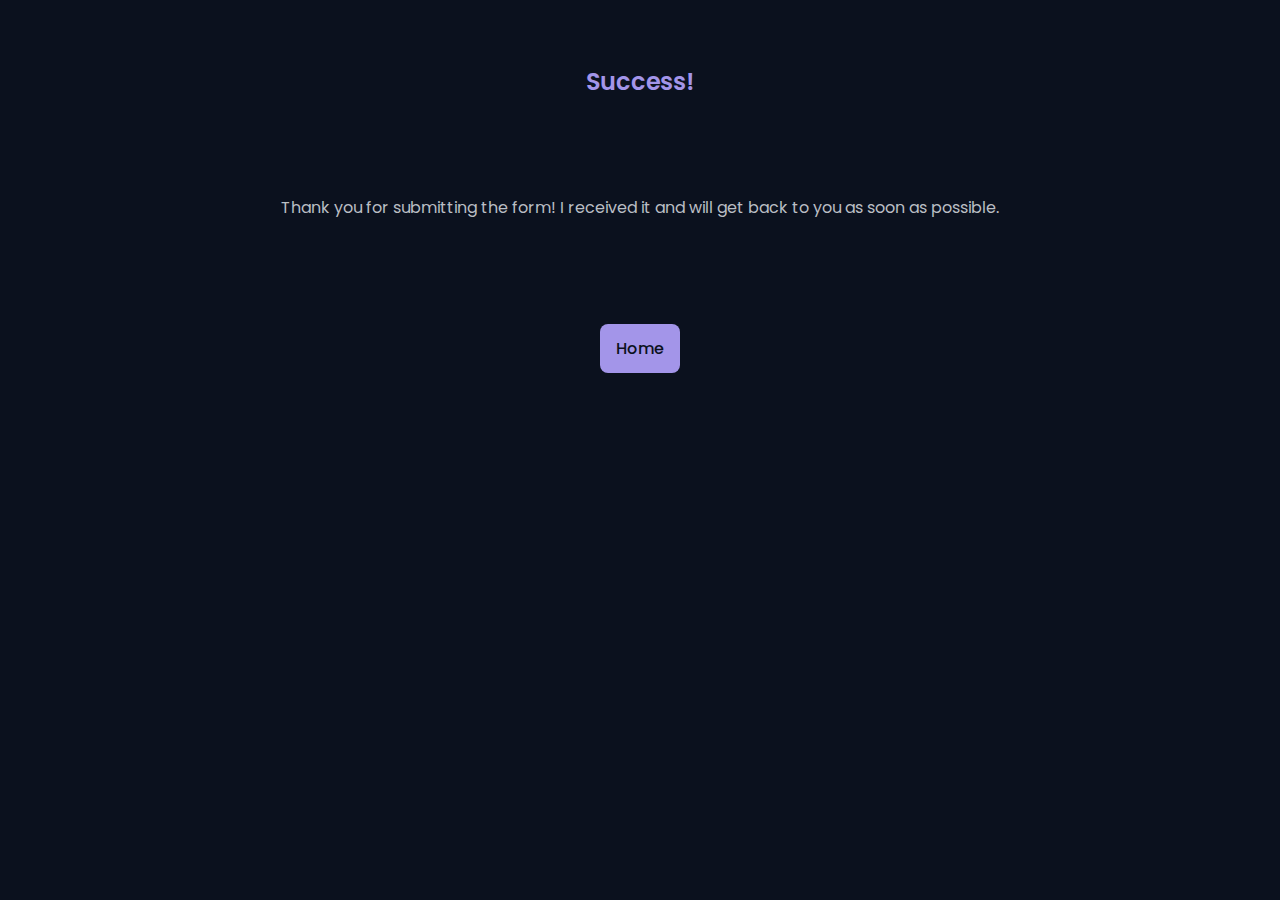
<file: success.html>
<!-- 
    Annie's Personal Website Form Submission Success Page
    
    Annie Tang
    July 2022 - present 
-->

<!DOCTYPE html>
    <html lang="en">
    <head>
        <meta charset="UTF-8">
        <meta name="viewport" content="width=device-width, initial-scale=1.0">

        <!--=============== FAVICON ===============-->
        <link rel="shortcut icon" href="assets/img/favicon-32x32.png" type="image/x-icon">

        <!--=============== BOXICONS ===============-->
        <link href='https://unpkg.com/boxicons@2.1.2/css/boxicons.min.css' rel='stylesheet'>

        <!--=============== CSS ===============-->
        <link rel="stylesheet" href="assets/css/styles.css">
        <link rel="stylesheet" href="assets/css/success.css">

        <title> Form Submitted </title>
    </head>
    <body>
        <!--=============== MAIN ===============-->
        <main class="main">
            
            <!--=============== SUCCESS ===============-->
            <section class="success section" id="success">
                <h2 class="section__title">Success!</h2>

                <div class="success__container container">

                    <div class="success__content">
                        Thank you for submitting the form! I received it and will get back to you as soon as possible.
                    </div>

                    <div class="success__button">
                        <a href="https://annieetang.github.io/" class="button">Home</a>
                    </div>
                </div>
            </section>

        </main>
    </body>
</html>
</file>
<file: assets/css/styles.css>
/* 
  Annie's Personal Website

  Annie Tang
  June 2022 - present 
 */

/*=============== GOOGLE FONTS ===============*/
@import url('https://fonts.googleapis.com/css2?family=Poppins:wght@400;500;600&display=swap');
@import url('https://fonts.googleapis.com/css2?family=Shadows+Into+Light&display=swap');
@import url('https://fonts.googleapis.com/css2?family=Corinthia&family=Parisienne&display=swap');

/*=============== VARIABLES CSS ===============*/
:root {
  --header-height: 3.5rem;

  /*========== Colors ==========*/
  /*Color mode HSL(hue, saturation, lightness)*/
  /*
        Purple: hsl(250, 66%, 75%)
        Blue: hsl(207, 90%, 72%)
        Pink: hsl(356, 66%, 75%)
        Teal: hsl(174, 63%, 62%)
  */
  --first-hue: 250;
  --sat: 66%;
  --lig: 75%;
  --second-hue: 219;
  --first-color: hsl(var(--first-hue), var(--sat), var(--lig));
  --first-color-dark: hsla(250, 100%, 75%, 0.76);
  --first-color-alt: hsl(var(--first-hue), var(--sat), 71%); /* -4% */
  --title-color: hsl(var(--second-hue), 15%, 95%);
  --text-color: hsl(var(--second-hue), 8%, 75%);
  --text-color-light: hsl(var(--second-hue), 4%, 55%);
  --body-color: hsl(var(--second-hue), 48%, 8%);
  --container-color: hsl(var(--second-hue), 32%, 12%);

  /*========== Font and typography ==========*/
  /*.5rem = 8px | 1rem = 16px ...*/
  --body-font: 'Poppins', sans-serif;
  /* --title-font: 'Shadows Into Light', cursive; */
  /* --title-font: 'Corinthia', cursive; */
  --title-font: 'Parisienne', cursive;
  --biggest-font-size: 2.75rem;
  --h1-font-size: 1.5rem;
  --h2-font-size: 1.25rem;
  --h3-font-size: 1rem;
  --normal-font-size: .938rem;
  --small-font-size: .813rem;
  --smaller-font-size: .75rem;
  --tiny-font-size: .625rem;

  /*========== Font weight ==========*/
  --font-medium: 500;
  --font-semibold: 600;

  /*========== z index ==========*/
  --z-tooltip: 10;
  --z-fixed: 100;
  --z-modal: 1000;
}

/* Responsive typography */
@media screen and (min-width: 968px) {
  :root {
    --biggest-font-size: 3.5rem;
    --h1-font-size: 2.25rem;
    --h2-font-size: 1.5rem;
    --h3-font-size: 1.25rem;
    --normal-font-size: 1rem;
    --small-font-size: .875rem;
    --smaller-font-size: .813rem;
  }
}

/*=============== BASE ===============*/
* {
  box-sizing: border-box;
  padding: 0;
  margin: 0;
}

html {
  scroll-behavior: smooth;
}

body,
button,
input,
textarea {
  font-family: var(--body-font);
  font-size: var(--normal-font-size);
}

body {
  background-color: var(--body-color);
  color: var(--text-color);
  transition: .4s; /* for light mode animation */
}

h1, h2, h3 {
  color: var(--title-color);
  font-weight: var(--font-semibold);
}

ul {
  list-style: none;
}

a {
  text-decoration: none;
}

button {
  cursor: pointer;
  border: none;
  outline: none;
}

img {
  max-width: 100%;
  height: auto;
}

/*=============== THEME ===============*/
.change-theme{
  font-size: 1.25rem;
  cursor: pointer;
  transition: .3s; 
  margin-right: 3rem;
}

.change-theme:hover{
  color: var(--first-color);
}

/* Tooltip container */
.theme-tooltip {
  position: relative;
  display: inline-block;
}

/* Tooltip text */
.theme-tooltip .theme-tooltip-text {
  visibility: hidden;
  background-color: var(--first-color);
  color: var(--body-color);
  text-align: center;
  font-size: var(--smaller-font-size);
  
  padding: 5px 0;
  border-radius: 0.5rem;
 
  position: absolute;
  z-index: 1;

  width: 100px;
  top: 100%;
  left: 50%;
  margin-left: -75px; 
}

/* Show the tooltip text when you mouse over the tooltip container */
.theme-tooltip:hover .theme-tooltip-text {
  visibility: visible;
}

/*========== Variables Light theme ==========*/
body.light-theme{
  --title-color: hsl(var(--second-hue), 15%, 15%);
  --text-color: hsl(var(--second-hue), 8%, 35%);
  --body-color: hsl(var(--second-hue), 100%, 99%);
  --container-color: white;
}

/*========== 
    Color changes in some parts of 
    the website, in light theme
==========*/

/* .light-theme .bg{
  background-image: url('/assets/img/rodion-kutsaev-8P-uQaTd8rw-unsplash.jpg');
} */

.light-theme .scroll-header{
  box-shadow: 0 2px 4px hsla(0, 0%, 1%, .1);
}

.light-theme .nav__menu{
  background-color: hsla(var(--second-hue), 32%, 90%, .8);
}

.light-theme .section__subtitle,
.light-theme .timeline__subtitle{
  color: var(--text-color);
}

.light-theme .home__social-link{
  box-shadow: 0 2px 8px hsla(var(--second-hue), 48%, 8%, .1);
}

.light-theme .home__social::after,
.light-theme .home__email::after,
.light-theme .footer__social-link{
  background-color: var(--title-color);
}

.light-theme .home__social-link,
.light-theme .home__email,
.light-theme .button, 
.light-theme .button:hover, 
.light-theme .active-work, 
.light-theme .footer__title, 
.light-theme .footer__link, 
.light-theme .footer__copy{
  color: var(--title-color);
}

.light-theme .modal{
  background-color: rgba(255, 255, 255, 0.9); /* black w/ opacity backdrop color */
}

.light-theme .line,
.light-theme .bead,
.light-theme .line:before, 
.light-theme .line:after{
  background-color: var(--first-color);
}

.light-theme .about__box{
  box-shadow: 0 2px 8px hsla(var(--second-hue), 48%, 8%, .1);
}

.light-theme .skills__content, 
.light-theme .services__card, 
.light-theme .work__card, 
.light-theme .testimonial__card, 
.light-theme .collapsible:hover,
.light-theme .contact__card{
  box-shadow: 0 2px 16px hsla(var(--second-hue), 48%, 8%, .1);
}

.light-theme::-webkit-scrollbar{
  background-color: hsl(var(--second-hue), 8%, 66%);
}

.light-theme::-webkit-scrollbar-thumb{
  background-color: hsl(var(--second-hue), 8%, 54%);
}

.light-theme::-webkit-scrollbar-thumb:hover{
  background-color: hsl(var(--second-hue), 8%, 44%);
}

/*=============== REUSABLE CSS CLASSES ===============*/
.container {
  max-width: 1920px;
  margin-left: 1rem;
  margin-right: 1rem;
}

.grid {
  display: grid;
  gap: 1.25rem;
}

.main {
  overflow: hidden;
}

.section {
  padding: 4rem 0 1rem;
}

.section__title, 
.section__subtitle {
  text-align: center;
}

.section__title {
  font-size: var(--h2-font-size);
  color: var(--first-color);
  margin-bottom: 2rem;
}

.section__subtitle {
  display: block;
  font-size: var(--smaller-font-size);
  color: var(--text-color-light);
}

/*=============== HEADER & NAV===============*/
.header{
  position: fixed;
  top: 0; 
  left: 0;
  width: 100%;
  background-color: var(--body-color);
  z-index: var(--z-fixed);
  transition: .4s; /* for light mode animation */
}

.nav{
  height: var(--header-height);
  display: flex; 
  justify-content: space-between;
  align-items: center;
}

.nav__logo{
  color: var(--first-color);
  font-weight: var(--font-medium);
  transition: .4s;
  margin-left: 3rem;
}

.nav__logo:hover{
  color: var(--first-color-alt);
}

.nav__menu{
  position: fixed;
  bottom: 1rem; 
  opacity: 0.9;
  background-color: hsla(var(--second-hue), 32%, 16%, .8);
  width: 90%;
  border-radius: 4rem;
  padding: 1rem 2.25rem;
  backdrop-filter: blur(10px);
  transition: .4s; /* for light mode animation */
}

.topnav{
  border-radius: 4rem;
  transition: .4s; /* for light mode animation */
  padding: 1rem;
}

.topnav-links{
  color: var(--text-color);
  padding: 1rem;
  display: flex; 
  border-radius: 5rem;
}

.topnav-active{
  color: var(--first-color);
}

.nav__list{
  display: flex;
  justify-content: space-between;
  align-items: center;
}

.nav__link{
  color: var(--text-color);
  font-size: 1.25rem; 
  padding: .4rem; 
  display: flex; 
  border-radius: 5rem;
}

/* Active link */
.active-link{
  background: linear-gradient(180deg,
              hsla(var(--first-hue), var(--sat), var(--lig), 1), 
              hsla(var(--first-hue), var(--sat), var(--lig), .2)
              );
  box-shadow: 0 0 16px hsla(var(--first-hue), var(--sat), var(--lig), .4);
  color: var(--title-color);
}

/* Change background header */
.scroll-header{
  box-shadow: 0 4px 4px hsla(0, 0%, 4%, .3);
}

/*=============== HOME ===============*/
.bg{
  /* background-image: url('/assets/img/lucas-myers-xCTAd2NN4I0-unsplash.jpeg'); */
  background-repeat: no-repeat;
  background-size: cover;
  box-shadow: 0px -8px 10px 0px var(--body-color) inset;
  transition: .4s; /* for light mode animation */
}

.home__container{
  position: relative; 
  row-gap: 4.5rem; 
  padding-top: 2rem; 
}

.home__data{
  text-align: center;
}

.home__greeting, 
.home__education{
  font-size: var(--small-font-size);
  font-weight: var(--font-medium);
}

.home__greeting{
  display: block; 
  color: var(--title-color);
  margin-bottom: .25rem; 
}

.home__education{
  color: var(--text-color);
  margin-bottom: 2.5rem; 
}

.home__name{
  font-family: var(--title-font);
  font-size: var(--biggest-font-size);
}

.home__img{
  border-radius: 1.5rem; 
  justify-self: center;
  width: 560px;
  height: auto;
  display: flex;
  box-shadow: 0 0 8px 15px var(--body-color) inset;
}

.home__buttons{
  display: flex; 
  justify-content: center;
  align-items: center;
  gap: 1.5rem;
}

.home__social{
  margin-left: 3rem;
  position: fixed;
  bottom: 5rem;
  left: 0; 
  display: grid;
  row-gap: .5rem; 
}

.home__social-link{
  width: max-content;
  background-color: var(--container-color);
  color: var(--first-color);
  padding: .25rem; 
  border-radius: .25rem;
  display: flex; 
  font-size: 1rem; 
  transition: .4s; 
}

.home__social-link:hover{
  background-color: var(--first-color-alt);
  color: #fff;
}

.home__email{
  /* margin-right: 1rem; */
  position: fixed;
  bottom: 9rem;
  color: var(--first-color-alt);
  right: -2.5rem; 
  display: grid; 
  row-gap: 2.25rem; 
  justify-items: center; 
}

.home__email-name{
  font-size: var(--smaller-font-size);
  transform: rotate(90deg);
}

.home__social::after,
.home__email::after{
  content: '';
  width: 32px;
  height: 2px; 
  background-color: var(--first-color-alt); 
  transform: rotate(90deg) translate(80px, 1px);
}

/*=============== BUTTONS ===============*/
.button{
  display: inline-block; 
  background-color: var(--first-color);
  color: var(--body-color);
  padding: .75rem 1rem; 
  border-radius: .5rem;
  font-weight: var(--font-medium);
  transition: .4s; 
}

.button:hover{
  background-color: var(--first-color-alt);
  color: var(--body-color);
}

.button--ghost{
  background-color: transparent;
  border: 2px solid var(--first-color);
  color: var(--first-color);
}

/*=============== ABOUT ===============*/
.about__container{
  row-gap: 2.5rem;
}

.about__img{
  width: 720px; 
  border-radius: 1.5rem; 
  justify-self: center;
}

.about__data{
  text-align: center;
}

.about__info{
  display: grid; 
  grid-template-columns: repeat(2, 1fr);
  gap: .5rem; 
  margin-bottom: 2rem;
}

.about__box{
  background-color: var(--container-color);
  border-radius: .75rem;
  padding: .75rem .5rem;
}

.about__icon{
  font-size: 1.5rem; 
  color: var(--first-color);
  margin-bottom: .5rem;
}

.about__title{
  font-size: var(--small-font-size);
}

.about__subtitle{
  font-size: var(--tiny-font-size);
}

.about__description{
  margin-bottom: 2rem; 
}

/*=============== SKILLS ===============*/
.skills__container{
  row-gap: 2rem; 
  padding-top: 1rem; 
}

.skills__content{
  background-color: var(--container-color);
  padding: 1.5rem; 
  border-radius: 1.25rem; 
}

.skills__title{
  font-size: var(--h3-font-size); 
  /* used to be normal font size... debating  */
  font-weight: var(--font-medium);
  color: var(--first-color);
  text-align: center;
  margin-bottom: 1.5rem;
}

.skills__box{
  display: flex; 
  justify-content: center;
  column-gap: 2.5rem;
}

.skills__group{
  display: grid; 
  align-content: flex-start;
  row-gap: 1rem; 
}

.skills__data{
  display: flex; 
  column-gap: .5rem; 
}

.skills .bxs-badge-check{
  font-size: 1rem;
  color: var(--first-color);
}

.skills__name{
  font-size: var(--normal-font-size);
  font-weight: var(--font-medium);
  line-height: 18px;
}

.skills__level{
  font-size: var(--tiny-font-size);
}

/*=============== SERVICES ===============*/
.services__container{
  grid-template-columns: repeat(2, 1fr);
  gap: 1.5rem; 
  padding-top: 1rem;
}

.services__card{
  background-color: var(--container-color);
  padding: 3rem 1.5rem 1.5rem; 
  border-radius: 1rem;
}

.services__title{
  font-size: var(--h3-font-size);
  margin-bottom: 2.5rem;
}

.services__button{
  color: var(--first-color);
  font-size: var(--small-font-size);
  display: flex; 
  align-items: center; 
  column-gap: .25rem; 
  cursor: pointer;
}

.services__button:hover .services__icon{
  transform: translateX(.25rem);
}

.services__icon{
  font-size: 1rem;
  transition: .4s;
}

/* Services modal */
.services__modal{
  position: fixed; 
  inset: 0; 
  background-color: hsla(var(--second-hue), 28%, 16%, .7);
  padding: 2rem 1rem;
  display: grid; 
  place-items: center;
  visibility: hidden; 
  opacity: 0;
  transition: .4s;
  z-index: var(--z-modal);
}

.services__modal-content{
  position: relative; 
  background-color: var(--body-color);
  padding: 4.5rem 1.5rem 2.5rem;
  border-radius: 1.5rem;
}

.services__modal-title, 
.services__modal-description{
  text-align: center;
}

.services__modal-title{
  font-size: var(--h2-font-size);
  color: var(--first-color); 
  margin-bottom: 1rem;
}

.services__modal-description{
  font-size: var(--small-font-size);
  margin-bottom: 2rem;
}

.services__modal-list{
  display: grid; 
  row-gap: .75rem; 
}

.services__modal-item{
  display: flex;
  align-items: flex-start; 
  column-gap: 5rem;
}

.services__modal-icon{
  font-size: 1.5rem;
  color: var(--first-color);
}

.services__modal-info{
  font-size: var(--small-font-size);
}

.services__modal-close{
  position: absolute;
  top: 1.5rem;
  right: 1.5rem; 
  font-size: 1.5rem;
  color: var(--first-color);
  cursor: pointer;
}

/*Active modal*/
.active-modal{
  opacity: 1;
  visibility: visible;
}

/*=============== WORK / PUBLICATIONS ===============*/

.publications{
  padding-bottom: 1rem;
  margin-bottom: 2rem;
}

.publication__card{
  padding: 1rem 5rem;
  border-radius: 1rem;
  text-align: center;
}

.work__container{
  padding-top: 1rem;
  padding-bottom: 1rem;
}

.work__filters{
  display: flex;
  justify-content: center;
  align-items: center;
  column-gap: .75rem;
  margin-bottom: 2rem;
}

.work__item{
  cursor: pointer;
  color: var(--title-color);
  padding: .25rem .75rem;
  font-weight: var(--font-medium);
  border-radius: .5rem;
}

.work__card{
  background-color: var(--container-color);
  padding: 1rem;
  border-radius: 1rem;
}

.work__img{
  border-radius: 1rem;
  margin-bottom: .75rem;
}

.work__title{
  font-size: var(--normal-font-size);
  font-weight: var(--font-medium);
  margin-bottom: .25rem;
}

/* .work__button{
  width: max-content;
  color: var(--first-color);
  font-size: var(--small-font-size);
  display: flex;
  align-items: center;
  column-gap: .25rem;
}

.work__button:hover .work__icon{
  transform: translateX(.25rem);
} */

.work__icon{
  font-size: 1rem;
  transition: .4s;
}

/* Active item work*/
.active-work{
  background-color: var(--first-color);
  color: var(--body-color);
}

/* modal images */
#work__modal__imgs{
  border-radius: 5px;
  cursor: pointer;
  transition: 0.3s;
}

#work__modal__imgs:hover{
  opacity: 0.7;
}

.modal{
  display: none; /* hidden by default */
  position: fixed;
  z-index: 1; /* sit on top */
  padding-top: 100px; 
  left: 0; 
  top: 0;
  width: 100%;
  height: 100%;
  overflow: auto;
  background-color: var(--body-color); /* fallback color */
  background-color: rgba(0, 0, 0, 0.9); /* black w/ opacity backdrop color */
}

.modal-content{
  align-items: center;
  margin: auto;
  display: block;
  width: 100%;
  max-width: 700px;
}

#caption{
  margin: auto;
  display: block;
  width: 80%;
  max-width: 700px;
  text-align: center;
  color: var(--text-color);
  padding: 10px 0;
  height: 150px;
}

.modal-content,
#caption{
  animation-name: zoom;
  animation-duration: 0.6s;
}

@keyframes zoom {
  from {
    transform: scale(0)
  }
  to {
    transform: scale(1)
  }
}

.close {
  position: absolute;
  top: 70px;
  right: 300px;
  color: var(--text-color);
  font-size: 30px;
  transition: 0.3s;
}

.close:hover,
.close:focus {
  color: var(--text-color);
  text-decoration: none;
  cursor: pointer;
}

/*=============== TIMELINE / WORK EXPERIENCE ===============*/
.timeline__title{
  font-size: var(--h2-font-size);
  color: var(--first-color);
  padding-bottom: 50px;
  margin-bottom: 2rem;
}

.timeline__title, 
.timeline__subtitle {
  text-align: center;
}

.timeline__subtitle {
  display: block;
  font-size: var(--smaller-font-size);
  color: var(--text-color-light);
}

.timeline__container{
  padding-top: 4rem;
  padding-bottom: 2rem;
  margin: 0 auto;
  max-width: 800px;
}

.timeline{
  position: relative; 
  min-height: 150px;
}

.hyperlinks{
  color: var(--first-color);
}

.hyperlinks:hover{
  color: var(--first-color-dark);
}

.line{
  position: absolute; 
  z-index: 2;
  left: calc(50% - 1px);
  width: 2px;
  top: -50px;
  /* bottom: -50px; */
  background-color: var(--first-color-alt);
  display: none;
}

.line:before, 
.line:after{
  position: absolute;
  display: block;
  content: '';
  height: 1rem;
  width: 1rem;
  border-radius: 50%;
  background-color: var(--first-color-alt);
  left: 50%;
  transform: translateX(-50%);
}

.line:after{
  bottom: 0;
}

.timeline__section{
  display: flex;
  opacity: 0;
  transform: translateX(-100%);
  transition: 600ms ease;
  position: relative; 
  z-index: 1;
  margin: 50px 0;
  padding: 1rem;
  border-radius: 1rem;
  align-items: center;
  min-height: 300px;
}

.timeline__section:nth-child(odd){
  flex-direction: row-reverse;
  transform: translateX(100%);
}

.bead{
  position: absolute;
  display: block;
  height: 1rem;
  width: 1rem;
  border-radius: 50%;
  background-color: var(--first-color-alt);
  left: 50%;
  top: 20%;
  transform: translateX(-50%);
}

.timeline__content{
  width: calc(50% - 2rem);
}

.show-me:nth-child(n){
  transform: none;
  opacity: 1;
}

.collapsible{
  background-color: var(--body-color);
  cursor: pointer;
  padding: 18px;
  width: 100%;
  border: none;
  text-align: left;
  outline: none;
  font-size: 15px;
  border-radius: 1rem;
}

.collapsible:hover{
  background-color: var(--container-color);
}

.content {
  /* padding: 0 18px; */
  background-color: var(--body-color);
  max-height: 0;
  overflow: hidden;
  transition: max-height 0.5s ease-out;
}

.collapsible:after {
  font-size: 1.75rem;
  font-weight: 450;
  content: "+";
  color: var(--text-color);
  float: right;
  width: 20px;
  height: 20px;
  display: flex;
  align-items: center;
  justify-content: center;
}

.active:after {
  content: "-"; 
}

/*=============== TESTIMONIAL ===============*/
.testimonial__card{
  background-color: var(--container-color);
  padding: 1.25rem 1.5rem;
  border-radius: 1.5rem;
  margin-bottom: 3rem;
}

.testimonial__img{
  width: 60px;
  border-radius: 3rem;
  margin-bottom: 1rem;
}

.testimonial__name{
  font-size: var(--normal-font-size);
  font-weight: var(--font-medium);
  margin-bottom: .25rem;
}

.testimonial__description{
  font-size: var(--small-font-size);
}

/* Swiper class */
.swiper-pagination-bullet{
  background-color: var(--text-color-light);
}

.swiper-pagination-bullet-active{
  background-color: var(--first-color);
}

/*=============== CONTACT ===============*/
.contact__container{
  row-gap: 3rem; 
  padding-bottom: 3rem;
}

.contact__title{
  text-align: center;
  font-size: var(--h3-font-size);
  margin-bottom: 1.5rem;
}

.contact__info{
  display: grid;
  gap: 1rem;
}

.contact__card{
  background-color: var(--container-color);
  padding: 1rem;
  border-radius: .75rem;
  text-align: center;
}

.contact__card-icon{
  font-size: 2rem;
  color: var(--title-color);
  margin-bottom: .25rem;
}

.contact__card-title, 
.contact__card-data{
  font-size: var(--small-font-size);
}

.contact__card-title{
  font-weight: var(--font-medium);
}

.contact__card-data{
  display: block;
  margin-bottom: .75rem;
}

.contact__button{
  color: var(--first-color);
  font-size: var(--small-font-size);
  display: flex;
  align-items: center;
  justify-content: center;
  column-gap: .25rem;
}

.contact__button:hover .contact__button-icon{
  transform: translateX(.25rem);
}

.contact__button-icon{
  font-size: 1rem;
  transition: .4s;
}

.contact__form-div{
  position: relative; 
  margin-bottom: 2rem;
  height: 4rem;
}

.contact__form-input{
  position: absolute; 
  top: 0;
  left: 0;
  width: 100%;
  height: 100%;
  border: 2px solid var(--text-color-light);
  background: none;
  color: var(--text-color);
  outline: none; 
  padding: 1.5rem;
  border-radius: .75rem;
  z-index: 1;
}

.contact__form-par{
  position: absolute; 
  top: 0;
  left: 0;
  width: 100%;
  height: 200%;
  border: 2px solid var(--text-color-light);
  background: none;
  color: var(--text-color);
  outline: none; 
  padding: 1.5rem;
  border-radius: .75rem;
  z-index: 1;
}

.contact__form-tag{
  position: absolute;
  top: -.75rem;
  left: 1.25rem;
  font-size: var(--small-font-size);
  padding: .25rem;
  background-color: var(--body-color);
  z-index: 10;
}

.contact__form-area{
  height: 11rem;
}

.contact__form-area textarea{
  resize: none;
}

/*=============== FOOTER ===============*/
.footer{
  background-color: var(--first-color);
}

.footer__container{
  padding: 2rem 0 6rem;
}

.footer__title, 
.footer__link{
  color: var(--body-color);
}

.footer__title{
  text-align: center;
  margin-bottom: 2rem;
}

.footer__list{
  display: flex; 
  justify-content: center;
  column-gap: 1.5rem;
  margin-bottom: 2rem;
}

.footer__social{
  display: flex;
  justify-content: center;
  column-gap: 1.25rem;
}

.footer__social-link{
  background-color: var(--body-color);
  color: var(--first-color);
  padding: .25rem;
  border-radius: .25rem;
  font-size: 1rem;
  display: inline-flex;
}

.footer__copy{
  display: block;
  margin-top: 3.5rem;
  color: var(--container-color);
  text-align: center;
  font-size: var(--smaller-font-size);
}

/*=============== SCROLL BAR ===============*/
::-webkit-scrollbar{
  width: .6rem; 
  border-radius: .5rem;
  background-color: hsl(var(--second-hue), 8%, 38%);
}

::-webkit-scrollbar-thumb{
  background-color: hsl(var(--second-hue), 8%, 26%);
  border-radius: .5rem;
}

::-webkit-scrollbar-thumb:hover{
  background-color: hsl(var(--second-hue), 8%, 20%);
}

/*=============== BREAKPOINTS ===============*/
@media only screen and (max-width: 767px) {
  .topnav{
    display: none;
  }
}

@media only screen and (min-width: 767px) {
  .nav__menu{
    display: none;
  }
}

/* For small devices */
@media screen and (max-width: 560px){
  .nav__menu{
    padding: 1rem 1.5rem;
  }

  .home__button{
    flex-direction: column;
  }
  .home__img{
    width: 530px;
  }
  .home__social{
    display: none;
  }
  .home__email{
    display: none;
  }

  .about__info{
    grid-template-columns: repeat(2, 1fr);
  }

  .skills__box{
    column-gap: 1rem;
  }
  .skills__name{
    font-size: var(--small-font-size);
  }

  .services__container{
    grid-template-columns: 145px;
    justify-content: center;
  }

  .work__item{
    font-size: var(--small-font-size);
  }
  .work__filters{
    column-gap: .25rem;
  }
  .modal-content{
    width: 90%;
  }
  .close{
    right: 10px;
  }
}

/* For medium devices */
@media screen and (min-width: 561px){
  .nav__menu{
    width: 328px;
    left: 0;
    right: 0;
    margin: 0 auto;
  }

  .about__info{
    grid-template-columns: repeat(2, 140px);
    justify-content: center;
  }
  .about__description{
    padding: 0 5rem;
  }

  .skills_container{
    justify-content: center;
  }
  .skils__content{
    padding: 2rem 4rem;
  }

  .services__container{
    grid-template-columns: repeat(2, 160px);
    justify-content: center;
  }
  .services__modal-content{
    width: 500px; 
    padding: 4.5rem 2.5rem 2.5rem;
  }
  .services__modal-description{
    padding: 0 3.5rem;
  }

  .work__container{
    justify-content: center;
  }
  .work__img{
    max-width: 300px;
    max-height: 300px;
  }
  .modal-content{
    width: 90%;
  }
  .close{
    right: 10px;
  }

  .contact__info{
    grid-template-columns: 300px;
    justify-content: center;
  }
  .contact__form{
    width: 360px;
    margin: 0 auto;
  }
  
}

@media screen and (min-width: 767px) {
  .work__container{
    grid-template-columns: repeat(2, max-content);
  }

  .contact__container{
    grid-template-columns: repeat(2, max-content);
    justify-content: center;
    column-gap: 3rem;
  }

  .close{
    right: 100px;
  }
}

/* For large devices */
@media screen and (min-width: 1110px){
  .container{
    margin-left: auto;
    margin-right: auto;
  }

  /* .section{
    padding: 6.5rem 0 1rem;
  } */
  .section__title{
    margin-bottom: 3.5rem;
  }

  .nav{
    height: calc(var(--header-height) + 1rem);
  }

  .home__img{
    width: 720px;
  }
  .home__social-link{
    padding: .4rem;
    font-size: 1.25rem;
  }
  .home__social::after{
    transform: rotate(90deg) translate(16px, 0);
  }
  .home__email-icon{
    font-size: 2rem;
  }

  .about__container{
    grid-template-columns: repeat(2, 1fr);
    align-items: center;
    column-gap: 2rem;
  }
  .about__img{
    width: 880px;
  }
  .about__data{
    text-align: initial;
  }
  .about__info{
    justify-content: initial;
  }
  .about__box{
    text-align: center;
    padding: 1rem 1.25rem;
  }
  .about__description{
    padding: 0 6.5rem 0 0;
    margin-bottom: 2.5rem;
  }

  .skills__container{
    grid-template-columns: repeat(2, 450px);
    justify-content: center;
    column-gap: 3rem;
  }

  .services__container{
    grid-template-columns: repeat(3, 192px);
    column-gap: 3rem;
  }
  .services__card{
    padding: 5rem 2rem 1.5rem;
  }

  .work__container{
    grid-template-columns: repeat(3, max-content);
    gap: 3rem;
  }
  .work__card{
    padding: 1.25rem;
  }
  .work__img{
    margin-bottom: 1rem;
  }
  .work__title{
    margin-bottom: .5rem;
  }

  .testimonial__container{
    width: 1050px;
  }
  .testimonial__card{
    padding: 1.5rem 2rem;
  } 

  .contact__container{
    column-gap: 6rem;
  }

  .footer__social-link{
    font-size: 1.25rem;
    padding: .4rem;
    border-radius: .5rem;
  }
}
</file>
<file: assets/css/success.css>
/*=============== FORM SUCCESS PAGE ===============*/
.success__container{
    row-gap: 2rem; 
    padding-top: 1rem; 
    margin-left: 5rem;
    margin-right: 5rem;
    align-items: center;
  }
  
  .success__content{
    padding: 1.5rem; 
    border-radius: 1.25rem; 
    margin-bottom: 2rem; 
    text-align: center;
  }
  
  .success__button{
    margin-top: 5rem;
    display: flex; 
    justify-content: center;
    align-items: center;
  }
</file>
